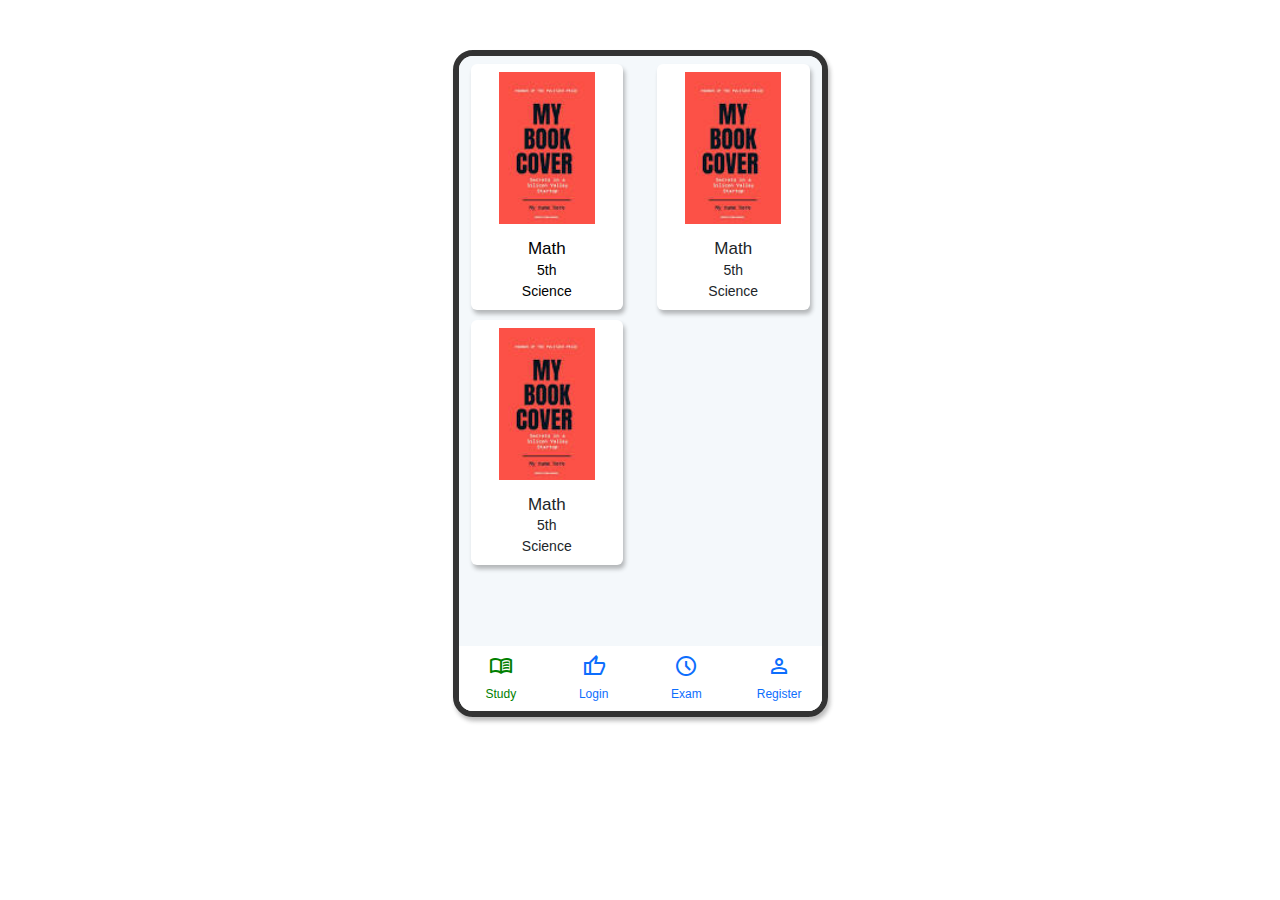
<file: index.html>
<!DOCTYPE html>
<html lang="en">
<head>
    <meta charset="UTF-8">
    <meta name="viewport" content="width=device-width, initial-scale=1.0">
    <title>Test paper</title>
    <link rel="stylesheet" href="https://fonts.googleapis.com/css2?family=Material+Symbols+Outlined:opsz,wght,FILL,GRAD@20..48,100..700,0..1,-50..200" />
    <link rel="stylesheet" href="https://fonts.googleapis.com/css2?family=Material+Symbols+Outlined:opsz,wght,FILL,GRAD@48,400,0,0" />
    <link rel="stylesheet" href="https://cdn.jsdelivr.net/npm/bootstrap@5.0.2/dist/css/bootstrap.min.css">
    <link rel="stylesheet" href="./style.css">
</head>
<body>
    <div class="mobile-body no_scroll pt-2">
        <div class="container h-100">
            <div class="d-flex flex-wrap justify-content-between card-design-3">

                <a href="/chapter.html" class="card p-2 text-center book">
                    <img src="./images/1.jpg" alt="img">
                    <h5>Math</h5>
                    <p>5th</p>
                    <p>Science</p>
                </a>
    
                <div class="card p-2 text-center book">
                    <img src="./images/1.jpg" alt="img">
                    <h5>Math</h5>
                    <p>5th</p>
                    <p>Science</p>
                </div>
    
                <div class="card p-2 text-center book">
                    <img src="./images/1.jpg" alt="img">
                    <h5>Math</h5>
                    <p>5th</p>
                    <p>Science</p>
                </div>
    
            </div>
        </div>



        <footer class="p-2">
            <div class="row ">
                <a href="/index.html" class="col-3 text-center active">
                    <span class="material-symbols-outlined">
                        menu_book
                        </span>
                        <p>Study</p>
                </a>
                <a href="/login.html" class="col-3 text-center">
                    <span class="material-symbols-outlined">
                        thumb_up
                        </span>
                        <p>Login</p>
                </a>
                <a href="/exam.html" class="col-3 text-center">
                    <span class="material-symbols-outlined">
                        schedule
                        </span>
                        <p>Exam</p>
                </a>
                <a href="register.html" class="col-3 text-center">
                    <span class="material-symbols-outlined">
                        person
                        </span>
                        <p>Register</p>
                </a>
            </div>
        </footer>
    </div>
</body>
</html>
</file>
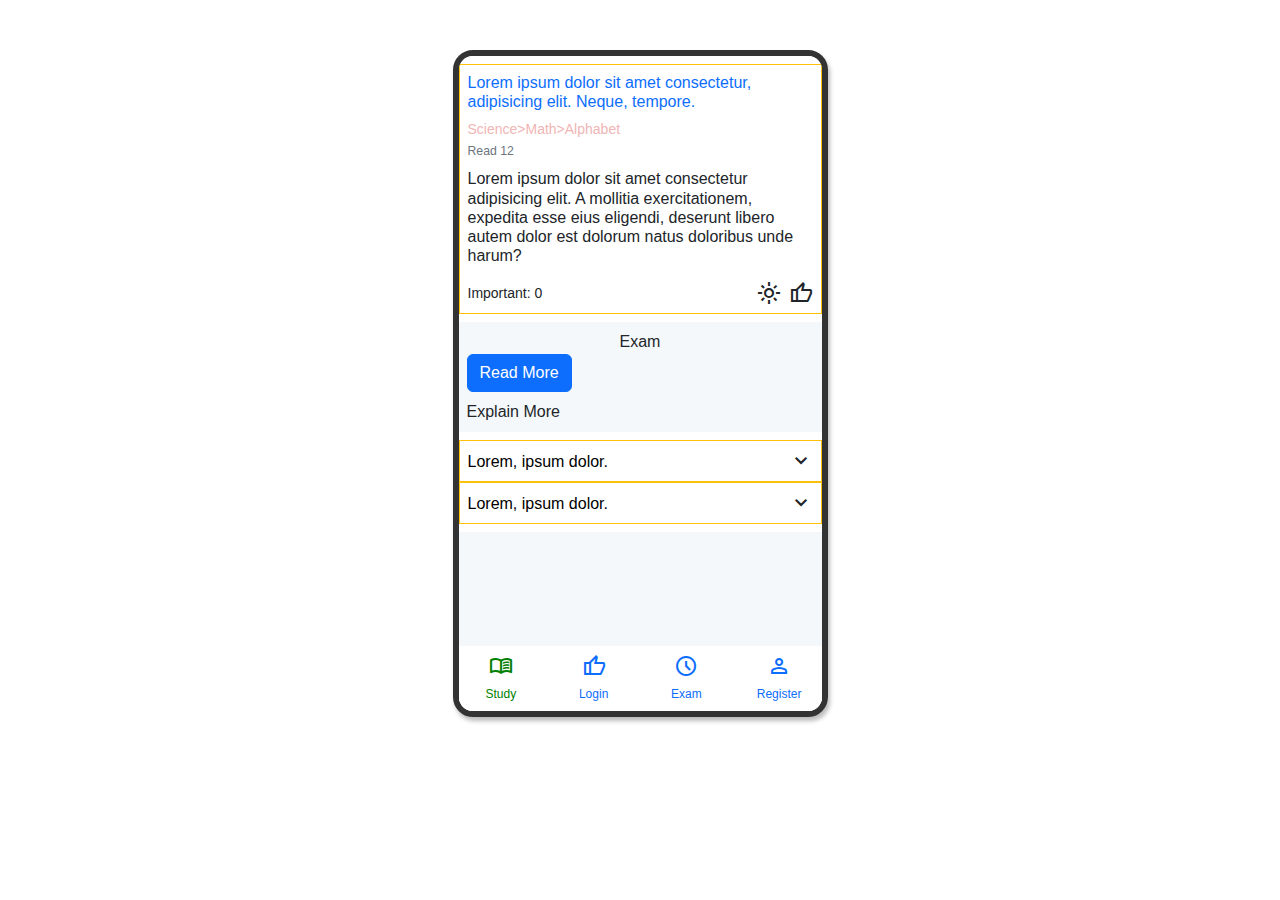
<file: ans.html>
<!DOCTYPE html>
<html lang="en">
  <head>
    <meta charset="UTF-8" />
    <meta name="viewport" content="width=device-width, initial-scale=1.0" />
    <title>Test paper</title>
    <link
      rel="stylesheet"
      href="https://fonts.googleapis.com/css2?family=Material+Symbols+Outlined:opsz,wght,FILL,GRAD@20..48,100..700,0..1,-50..200"
    />
    <link
      rel="stylesheet"
      href="https://fonts.googleapis.com/css2?family=Material+Symbols+Outlined:opsz,wght,FILL,GRAD@48,400,0,0"
    />
    <link
      rel="stylesheet"
      href="https://cdn.jsdelivr.net/npm/bootstrap@5.0.2/dist/css/bootstrap.min.css"
    />
    <link rel="stylesheet" href="./style.css" />
  </head>
  <body>
    <div class="mobile-body no_scroll">
      <div class="h-100">
        <div class=" bg-white py-2">

            <div class="faq p-2 text-active">
                <h4 class="mb-2">Lorem ipsum dolor sit amet consectetur, adipisicing elit. Neque, tempore.</h4>
                <p class="text-red-50">Science>Math>Alphabet</p>
                <p class="mb-2 text-secondary"><small>Read 12</small></p>

                <h4 class="text-dark mb-3">Lorem ipsum dolor sit amet consectetur adipisicing elit. A mollitia exercitationem, expedita esse eius eligendi, deserunt libero autem dolor est dolorum natus doloribus unde harum?</h4>

                <div class="d-flex align-items-center justify-content-between text-dark">
                  <p>Important: 0</p>
                  <div class="d-flex align-items-center justify-content-center gap-2">
                    <span class="material-symbols-outlined">
                      light_mode
                      </span>
                      <span class="material-symbols-outlined">
                        thumb_up
                        </span>  
                  </div>
                </div>
            </div>
          
        </div>
        <div class="p-2">
          <p class="text-center">Exam</p>
          <button class="btn btn-primary mb-2">Read More</button>
          <p>Explain More</p>
        </div>
        <div class="faq-list bg-white py-2">
          <div class="faq">
            <h4 class="d-flex align-items-center justify-content-between p-2">
              <a class="text-decoration-none" href="ans.html"
                >Lorem, ipsum dolor.</a
              >
              <span onclick="toggleFaq('content-1')" class="material-symbols-outlined pointer-event">
                expand_more
              </span>
            </h4>
            <p id="content-1" class="border-bottom p-2 content-p">
              Lorem ipsum dolor sit, amet consectetur adipisicing elit. Nihil
              sint minima fugiat perferendis deserunt consequuntur aspernatur ab
              impedit laborum error.
            </p>
          </div>
          <div class="faq">
            <h4 class="d-flex align-items-center justify-content-between p-2">
              <a class="text-decoration-none" href="ans.html"
                >Lorem, ipsum dolor.</a
              >
              <span onclick="toggleFaq('content-2')" class="material-symbols-outlined pointer-event">
                expand_more
              </span>
            </h4>
            <p  id="content-2" class="border-bottom p-2 content-p">
              Lorem ipsum dolor sit, amet consectetur adipisicing elit. Nihil
              sint minima fugiat perferendis deserunt consequuntur aspernatur ab
              impedit laborum error.
            </p>
          </div>
        </div>
      </div>

      <footer class="p-2">
        <div class="row">
          <a href="/index.html" class="col-3 text-center active">
            <span class="material-symbols-outlined"> menu_book </span>
            <p>Study</p>
          </a>
          <a href="/login.html" class="col-3 text-center">
            <span class="material-symbols-outlined"> thumb_up </span>
            <p>Login</p>
          </a>
          <a href="/exam.html" class="col-3 text-center">
            <span class="material-symbols-outlined"> schedule </span>
            <p>Exam</p>
          </a>
          <a href="register.html" class="col-3 text-center">
            <span class="material-symbols-outlined"> person </span>
            <p>Register</p>
          </a>
        </div>
      </footer>
    </div>
    <script src="https://code.jquery.com/jquery-3.7.0.min.js"></script>
    <script src="app.js"></script>
  </body>
</html>
</file>
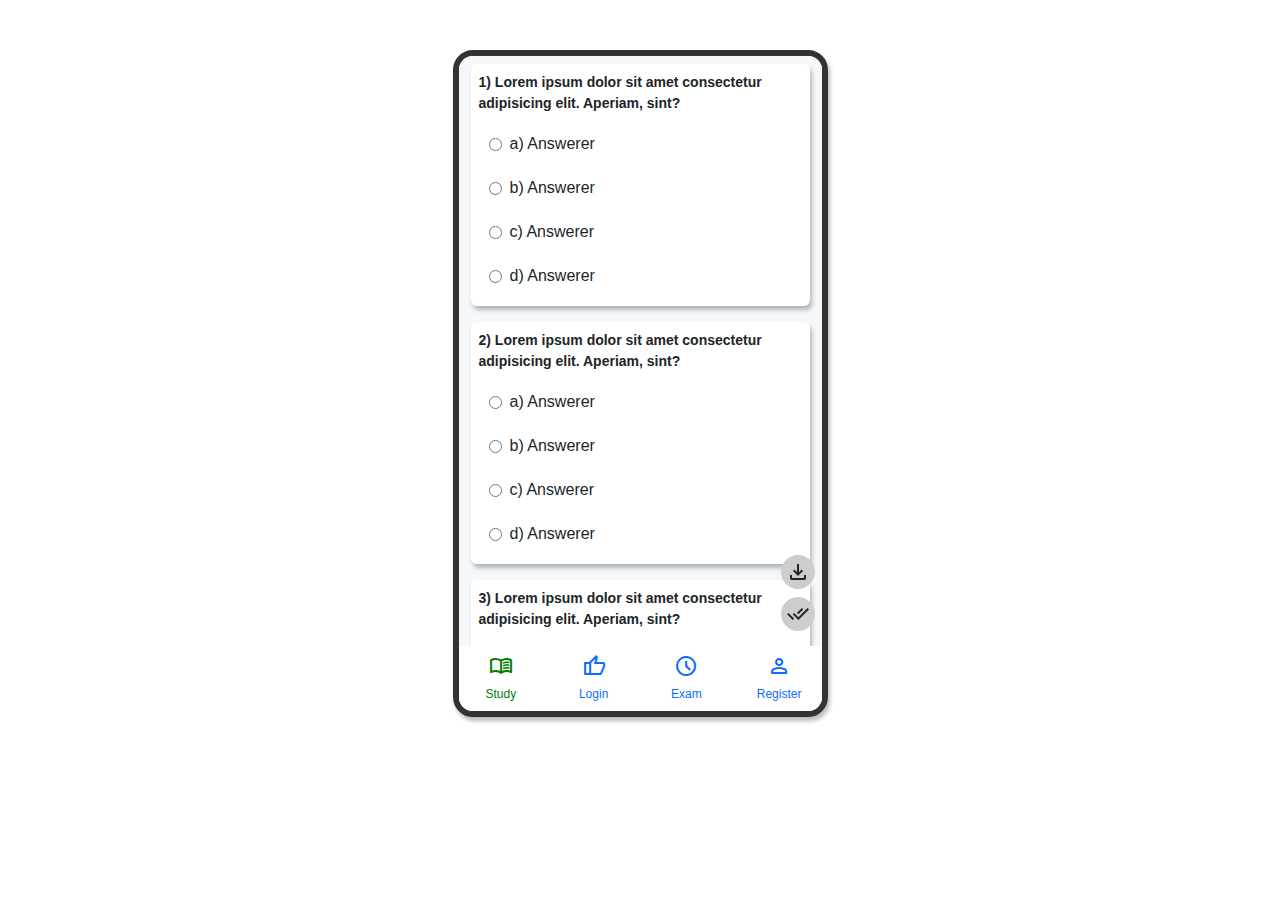
<file: card-1.html>
<!DOCTYPE html>
<html lang="en">
<head>
    <meta charset="UTF-8">
    <meta name="viewport" content="width=device-width, initial-scale=1.0">
    <title>Test paper</title>
    <link rel="stylesheet" href="https://fonts.googleapis.com/css2?family=Material+Symbols+Outlined:opsz,wght,FILL,GRAD@20..48,100..700,0..1,-50..200" />
    <link rel="stylesheet" href="https://fonts.googleapis.com/css2?family=Material+Symbols+Outlined:opsz,wght,FILL,GRAD@48,400,0,0" />
    <link rel="stylesheet" href="https://cdn.jsdelivr.net/npm/bootstrap@5.0.2/dist/css/bootstrap.min.css">
    <link rel="stylesheet" href="./style.css">
</head>
<body>
    <div class="mobile-body no_scroll pt-2">
        <div class="container h-100">

                <div class="card p-2 mb-3 book">
                   <p class="mb-2"><strong> 1) Lorem ipsum dolor sit amet consectetur adipisicing elit. Aperiam, sint?</strong></p>
                   <div class="options">
                    <div class="d-flex align-items-center gap-2"><input type="radio" name="option" id="option1"> <label for="option1">a) Answerer</label></div>
                    <div class="d-flex align-items-center gap-2"><input type="radio" name="option" id="option2"> <label for="option2">b) Answerer</label></div>
                    <div class="d-flex align-items-center gap-2"><input type="radio" name="option" id="option3"> <label for="option3">c) Answerer</label></div>
                    <div class="d-flex align-items-center gap-2"><input type="radio" name="option" id="option4"> <label for="option4">d) Answerer</label></div>
                   </div>
                </div>
                <div class="card p-2 mb-3 book">
                   <p class="mb-2"><strong> 2) Lorem ipsum dolor sit amet consectetur adipisicing elit. Aperiam, sint?</strong></p>
                   <div class="options">
                    <div class="d-flex align-items-center gap-2"><input type="radio" name="option" id="option43"> <label for="option43">a) Answerer</label></div>
                    <div class="d-flex align-items-center gap-2"><input type="radio" name="option" id="option5"> <label for="option5">b) Answerer</label></div>
                    <div class="d-flex align-items-center gap-2"><input type="radio" name="option" id="option6"> <label for="option6">c) Answerer</label></div>
                    <div class="d-flex align-items-center gap-2"><input type="radio" name="option" id="option7"> <label for="option7">d) Answerer</label></div>
                   </div>
                </div>
                
                <div class="card p-2 mb-3 book">
                   <p class="mb-2"><strong> 3) Lorem ipsum dolor sit amet consectetur adipisicing elit. Aperiam, sint?</strong></p>
                   <div class="options">
                    <div class="d-flex align-items-center gap-2"><input type="radio" name="option" id="option8"> <label for="option8">a) Answerer</label></div>
                    <div class="d-flex align-items-center gap-2"><input type="radio" name="option" id="option9"> <label for="option9">b) Answerer</label></div>
                    <div class="d-flex align-items-center gap-2"><input type="radio" name="option" id="option10"> <label for="option10">c) Answerer</label></div>
                    <div class="d-flex align-items-center gap-2"><input type="radio" name="option" id="option11"> <label for="option11">d) Answerer</label></div>
                   </div>
                </div>
    
        </div>


<div class="action d-flex flex-column gap-2">
    <span class="material-symbols-outlined">
        download
        </span>
        <span class="material-symbols-outlined">
            done_all
            </span>
</div>
        <footer class="p-2">

            <div class="row ">
                <a href="/index.html" class="col-3 text-center active">
                    <span class="material-symbols-outlined">
                        menu_book
                        </span>
                        <p>Study</p>
                </a>
                <a href="/login.html" class="col-3 text-center">
                    <span class="material-symbols-outlined">
                        thumb_up
                        </span>
                        <p>Login</p>
                </a>
                <a href="/exam.html" class="col-3 text-center">
                    <span class="material-symbols-outlined">
                        schedule
                        </span>
                        <p>Exam</p>
                </a>
                <a href="register.html" class="col-3 text-center">
                    <span class="material-symbols-outlined">
                        person
                        </span>
                        <p>Register</p>
                </a>
            </div>
        </footer>
    </div>
</body>
</html>
</file>
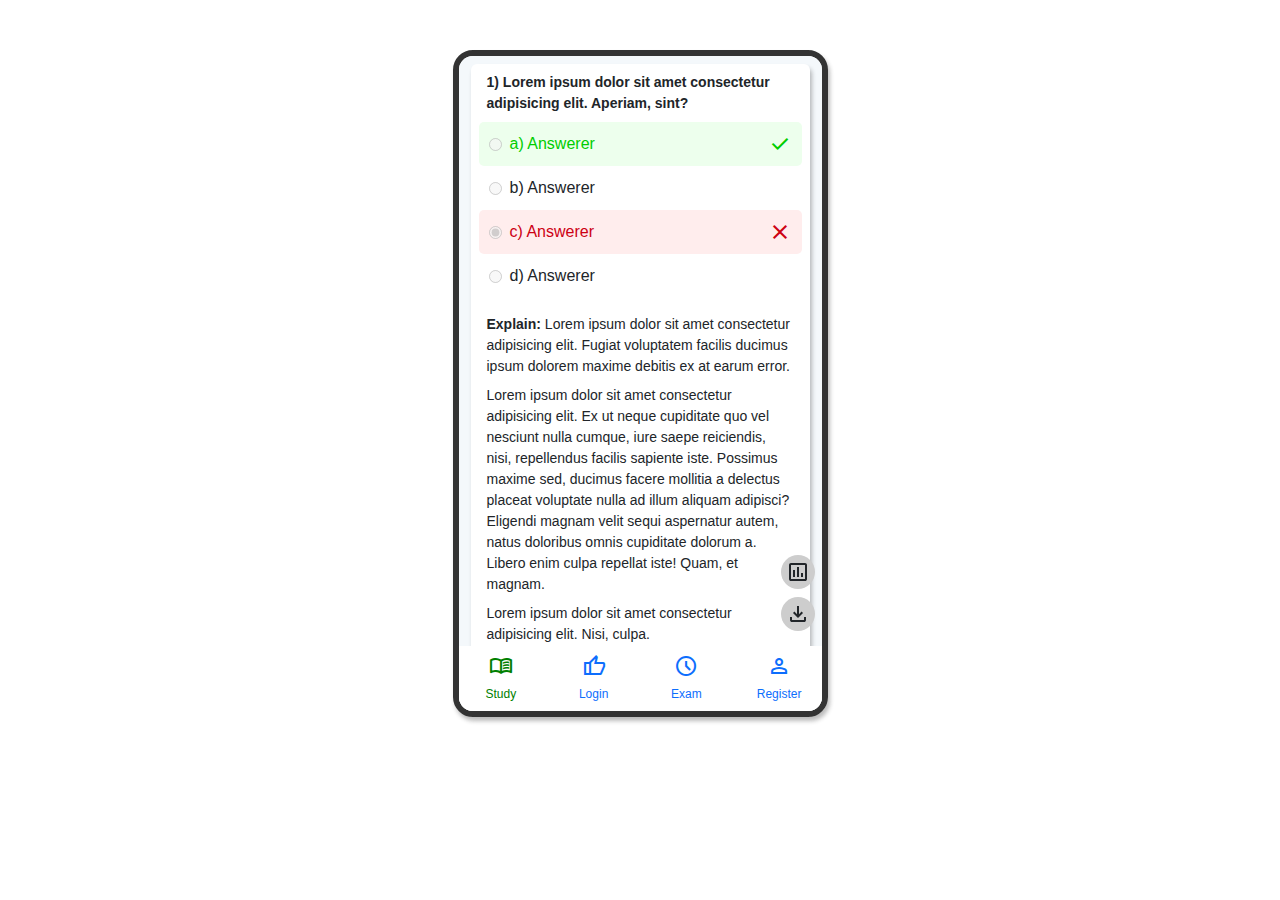
<file: card-2.html>
<!DOCTYPE html>
<html lang="en">
<head>
    <meta charset="UTF-8">
    <meta name="viewport" content="width=device-width, initial-scale=1.0">
    <title>Test paper</title>
    <link rel="stylesheet" href="https://fonts.googleapis.com/css2?family=Material+Symbols+Outlined:opsz,wght,FILL,GRAD@20..48,100..700,0..1,-50..200" />
    <link rel="stylesheet" href="https://fonts.googleapis.com/css2?family=Material+Symbols+Outlined:opsz,wght,FILL,GRAD@48,400,0,0" />
    <link rel="stylesheet" href="https://cdn.jsdelivr.net/npm/bootstrap@5.0.2/dist/css/bootstrap.min.css">
    <link rel="stylesheet" href="./style.css">
</head>
<body>
    <div class="mobile-body no_scroll pt-2">
        <div class="container h-100">

                <div class="card p-2 mb-3 book">
                   <p class="mb-2 px-2"><strong> 1) Lorem ipsum dolor sit amet consectetur adipisicing elit. Aperiam, sint?</strong></p>
                   <div class="options mb-3">
                    <div class="d-flex align-items-center gap-2 justify-content-between correct-ans"><div class="d-flex align-items-center gap-2"><input disabled type="radio" name="option" id="option1"> <label for="option1">a) Answerer</label></div> <span class="material-symbols-outlined">
                        done
                        </span></div>
                    <div class="d-flex align-items-center gap-2"><input disabled type="radio" name="option" id="option2"> <label for="option2">b) Answerer</label></div>
                    <div class="d-flex align-items-center justify-content-between gap-2 wrong-ans"><div class="d-flex align-items-center gap-2"><input disabled checked type="radio" name="option" id="option3"> <label for="option3">c) Answerer</label></div><span class="material-symbols-outlined">
                        close
                        </span></div>
                    <div class="d-flex align-items-center gap-2"><input disabled type="radio" name="option" id="option4"> <label for="option4">d) Answerer</label> </div>
                   </div>


                   <div class="px-2">
                    <p class="mb-2 "><strong>Explain: </strong> Lorem ipsum dolor sit amet consectetur adipisicing elit. Fugiat voluptatem facilis ducimus ipsum dolorem maxime debitis ex at earum error.</p>
                   <p class="mb-2 ">Lorem ipsum dolor sit amet consectetur adipisicing elit. Ex ut neque cupiditate quo vel nesciunt nulla cumque, iure saepe reiciendis, nisi, repellendus facilis sapiente iste. Possimus maxime sed, ducimus facere mollitia a delectus placeat voluptate nulla ad illum aliquam adipisci? Eligendi magnam velit sequi aspernatur autem, natus doloribus omnis cupiditate dolorum a. Libero enim culpa repellat iste! Quam, et magnam.</p>
                   <p class="mb-2 ">Lorem ipsum dolor sit amet consectetur adipisicing elit. Nisi, culpa.</p>
                   </div>
                </div>
                
    
        </div>


<div class="action d-flex flex-column gap-2">
   
        <span class="material-symbols-outlined">
            insert_chart
            </span> 
            <span class="material-symbols-outlined">
        download
        </span>
</div>
        <footer class="p-2">

            <div class="row ">
                <a href="/index.html" class="col-3 text-center active">
                    <span class="material-symbols-outlined">
                        menu_book
                        </span>
                        <p>Study</p>
                </a>
                <a href="/login.html" class="col-3 text-center">
                    <span class="material-symbols-outlined">
                        thumb_up
                        </span>
                        <p>Login</p>
                </a>
                <a href="/exam.html" class="col-3 text-center">
                    <span class="material-symbols-outlined">
                        schedule
                        </span>
                        <p>Exam</p>
                </a>
                <a href="register.html" class="col-3 text-center">
                    <span class="material-symbols-outlined">
                        person
                        </span>
                        <p>Register</p>
                </a>
            </div>
        </footer>
    </div>
</body>
</html>
</file>
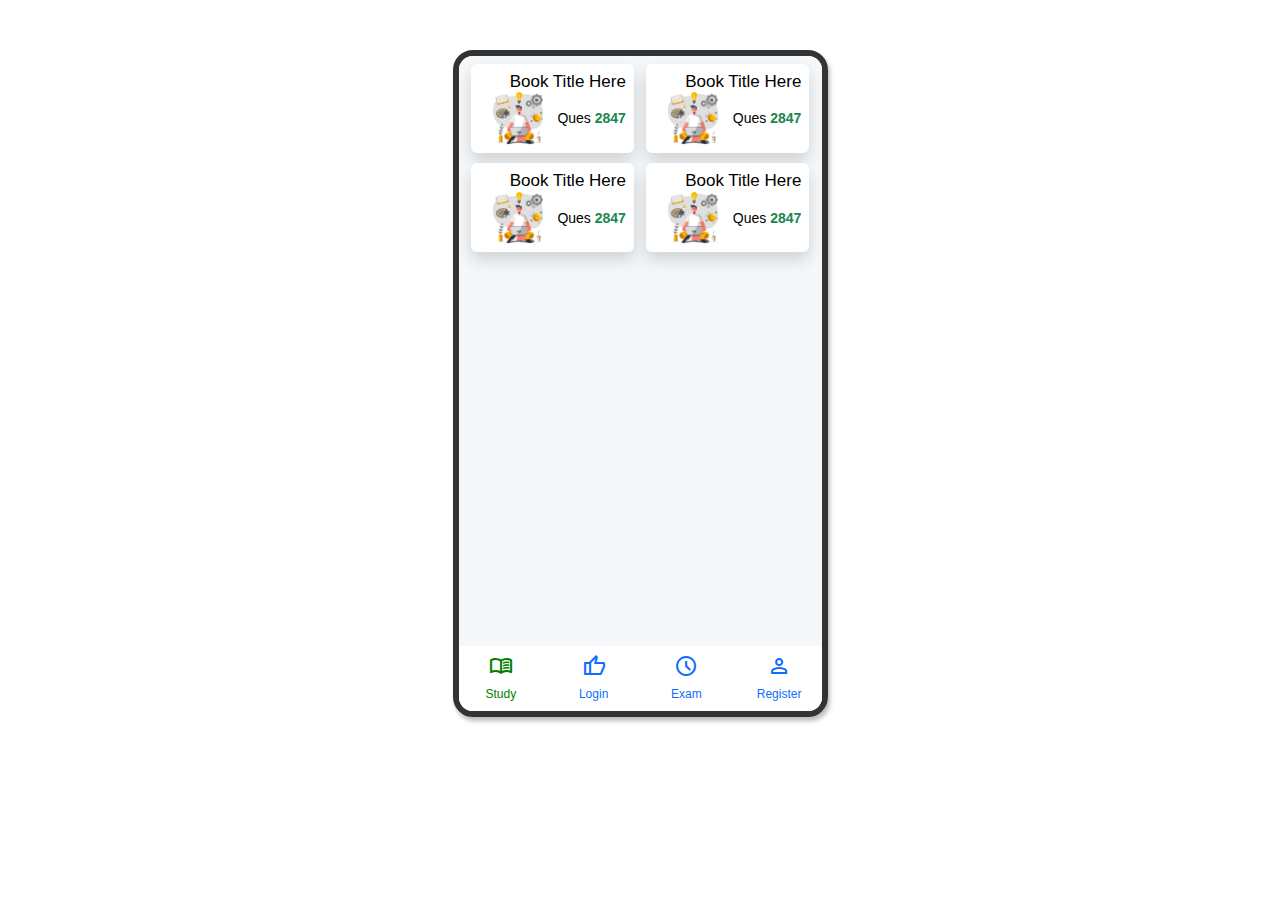
<file: card-3.html>
<!DOCTYPE html>
<html lang="en">
<head>
    <meta charset="UTF-8">
    <meta name="viewport" content="width=device-width, initial-scale=1.0">
    <title>Test paper</title>
    <link rel="stylesheet" href="https://fonts.googleapis.com/css2?family=Material+Symbols+Outlined:opsz,wght,FILL,GRAD@20..48,100..700,0..1,-50..200" />
    <link rel="stylesheet" href="https://fonts.googleapis.com/css2?family=Material+Symbols+Outlined:opsz,wght,FILL,GRAD@48,400,0,0" />
    <link rel="stylesheet" href="https://cdn.jsdelivr.net/npm/bootstrap@5.0.2/dist/css/bootstrap.min.css">
    <link rel="stylesheet" href="./style.css">
</head>
<body>
    <div class="mobile-body no_scroll pt-2">
        <div class="container h-100 px-0">
            <div class="d-flex flex-wrap justify-content-evenly card-design-3">

                <a href="/chapter.html" class="card p-2 text-end book-2 book shadow">
                    <h5 class="text-capitalize">book title here</h5>
                    <div class="d-flex align-items-center justify-content-between">
                        <img src="./images/ilus.jpg" alt="">
                        <p>Ques <strong class="text-success">2847</strong></p>
                    </div>
                </a>
                <a href="/chapter.html" class="card p-2 text-end book-2 book shadow">
                    <h5 class="text-capitalize">book title here</h5>
                    <div class="d-flex align-items-center justify-content-between">
                        <img src="./images/ilus.jpg" alt="">
                        <p>Ques <strong class="text-success">2847</strong></p>
                    </div>
                </a>
                <a href="/chapter.html" class="card p-2 text-end book-2 book shadow">
                    <h5 class="text-capitalize">book title here</h5>
                    <div class="d-flex align-items-center justify-content-between">
                        <img src="./images/ilus.jpg" alt="">
                        <p>Ques <strong class="text-success">2847</strong></p>
                    </div>
                </a>
                <a href="/chapter.html" class="card p-2 text-end book-2 book shadow">
                    <h5 class="text-capitalize">book title here</h5>
                    <div class="d-flex align-items-center justify-content-between">
                        <img src="./images/ilus.jpg" alt="">
                        <p>Ques <strong class="text-success">2847</strong></p>
                    </div>
                </a>
    
                
    
            </div>
        </div>



        <footer class="p-2">
            <div class="row ">
                <a href="/index.html" class="col-3 text-center active">
                    <span class="material-symbols-outlined">
                        menu_book
                        </span>
                        <p>Study</p>
                </a>
                <a href="/login.html" class="col-3 text-center">
                    
                    <span class="material-symbols-outlined">
                        thumb_up
                        </span>
                        <p>Login</p>
                </a>
                <a href="/exam.html" class="col-3 text-center">
                    <span class="material-symbols-outlined">
                        schedule
                        </span>
                        <p>Exam</p>
                </a>
                <a href="register.html" class="col-3 text-center">
                    <span class="material-symbols-outlined">
                        person
                        </span>
                        <p>Register</p>
                </a>
            </div>
        </footer>
    </div>
</body>
</html>
</file>
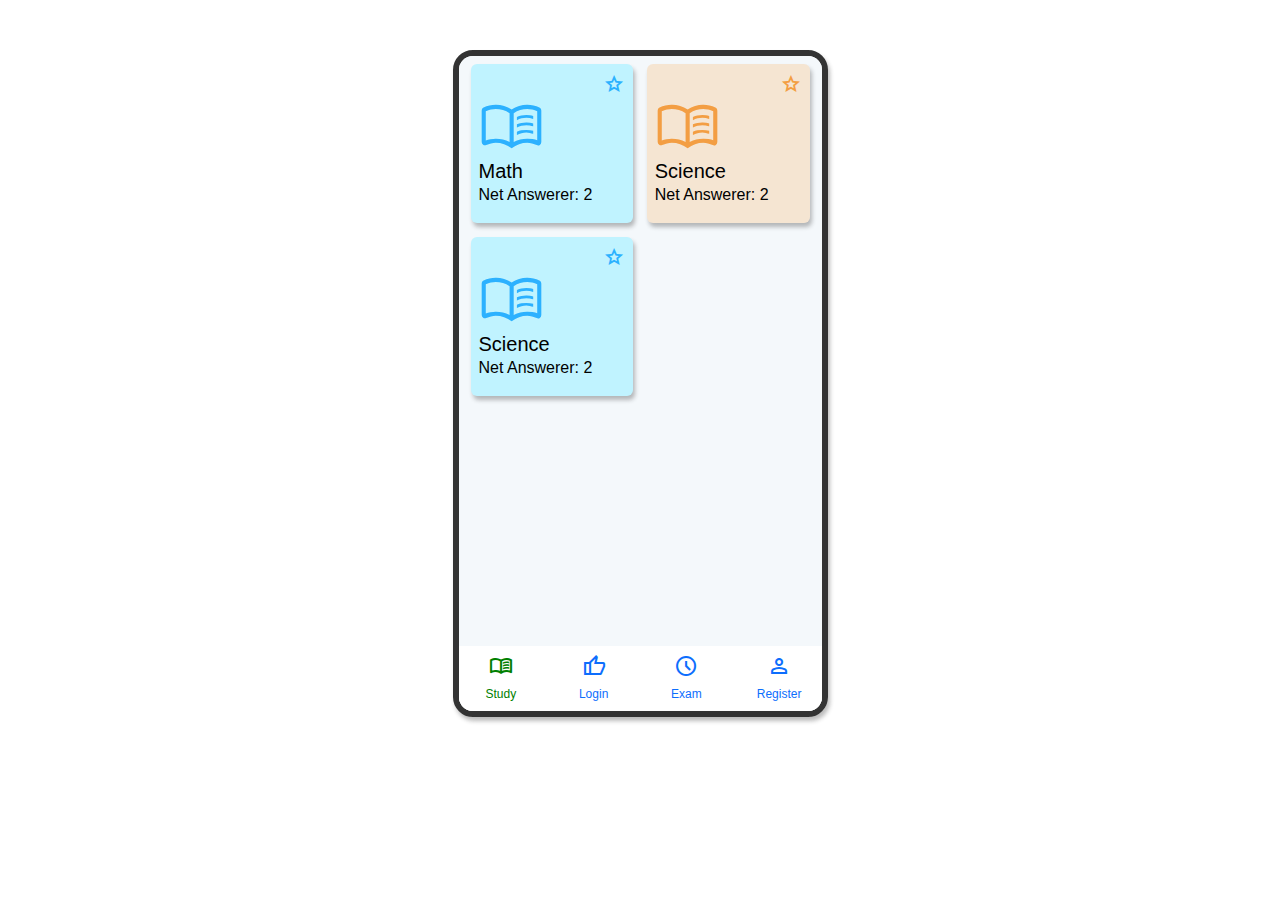
<file: chapter.html>
<!DOCTYPE html>
<html lang="en">
<head>
    <meta charset="UTF-8">
    <meta name="viewport" content="width=device-width, initial-scale=1.0">
    <title>Test paper</title>
    <link rel="stylesheet" href="https://fonts.googleapis.com/css2?family=Material+Symbols+Outlined:opsz,wght,FILL,GRAD@20..48,100..700,0..1,-50..200" />
    <link rel="stylesheet" href="https://fonts.googleapis.com/css2?family=Material+Symbols+Outlined:opsz,wght,FILL,GRAD@48,400,0,0" />
    <link rel="stylesheet" href="https://cdn.jsdelivr.net/npm/bootstrap@5.0.2/dist/css/bootstrap.min.css">
    <link rel="stylesheet" href="./style.css">
</head>
<body>
    <div class="mobile-body no_scroll pt-2">
        <div class="container h-100">
            <div class="d-flex flex-wrap justify-content-between gap-1 chapter-wrap">

                <a href="/faq.html" class="card p-2 pb-3 w-50  chapter">
                    <div class="d-flex justify-content-end">
                        <span class="material-symbols-outlined star">
                            star
                            </span>
                    </div>
                    <span class="material-symbols-outlined">
                        menu_book
                        </span>
                    <h5>Math</h5>
                    <p>Net Answerer: 2</p>
                </a>

                <a href="/faq.html" class="card pb-3 p-2 w-50  chapter">
                    <div class="d-flex justify-content-end">
                        <span class="material-symbols-outlined star">
                            star
                            </span>
                    </div>
                    <span class="material-symbols-outlined">
                        menu_book
                        </span>
                    <h5>Science</h5>
                    <p>Net Answerer: 2</p>
                </a>
                <a href="/faq.html" class="card pb-3 p-2 w-50  chapter">
                    <div class="d-flex justify-content-end">
                        <span class="material-symbols-outlined star">
                            star
                            </span>
                    </div>
                    <span class="material-symbols-outlined">
                        menu_book
                        </span>
                    <h5>Science</h5>
                    <p>Net Answerer: 2</p>
                </a>
    
    
            </div>
        </div>



        <footer class="p-2">
            <div class="row ">
                <a href="/index.html" class="col-3 text-center active">
                    <span class="material-symbols-outlined">
                        menu_book
                        </span>
                        <p>Study</p>
                </a>
                <a href="/login.html" class="col-3 text-center">
                    <span class="material-symbols-outlined">
                        thumb_up
                        </span>
                        <p>Login</p>
                </a>
                <a href="/exam.html" class="col-3 text-center">
                    <span class="material-symbols-outlined">
                        schedule
                        </span>
                        <p>Exam</p>
                </a>
                <a href="register.html" class="col-3 text-center">
                    <span class="material-symbols-outlined">
                        person
                        </span>
                        <p>Register</p>
                </a>
            </div>
        </footer>
    </div>
</body>
</html>
</file>
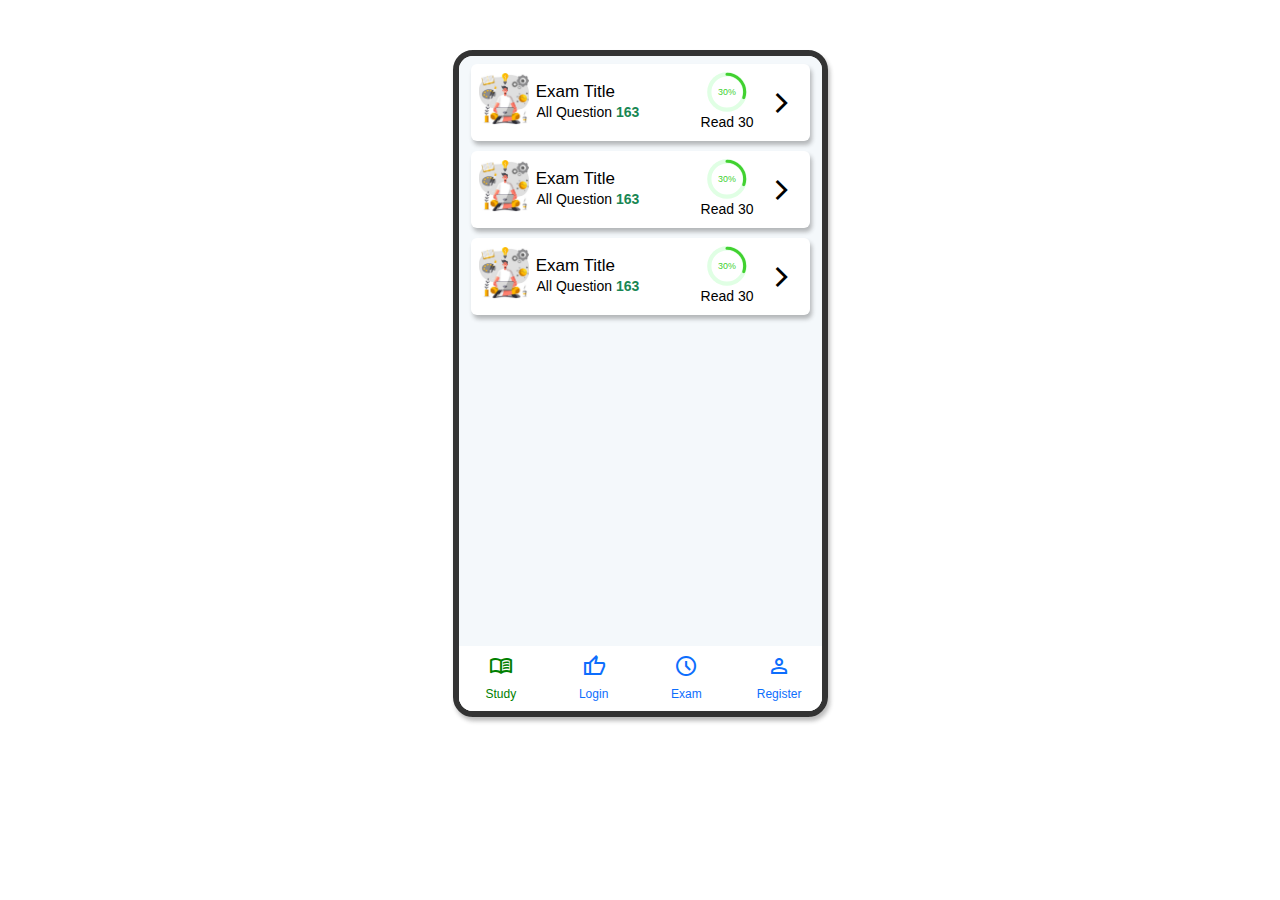
<file: exam.html>
<!DOCTYPE html>
<html lang="en">
<head>
    <meta charset="UTF-8">
    <meta name="viewport" content="width=device-width, initial-scale=1.0">
    <title>Test paper</title>
    <link rel="stylesheet" href="https://fonts.googleapis.com/css2?family=Material+Symbols+Outlined:opsz,wght,FILL,GRAD@20..48,100..700,0..1,-50..200" />
    <link rel="stylesheet" href="https://fonts.googleapis.com/css2?family=Material+Symbols+Outlined:opsz,wght,FILL,GRAD@48,400,0,0" />
    <link rel="stylesheet" href="https://cdn.jsdelivr.net/npm/bootstrap@5.0.2/dist/css/bootstrap.min.css">
    <link rel="stylesheet" href="./style.css">
</head>
<body>
    <div class="mobile-body no_scroll pt-2">
        <div class="container h-100">
            <div class="exam">

                <a href="/card-1.html" class="card p-2 text-center book">
                    <div class="d-flex align-items-center justify-content-between">
                        <div class="d-flex gap-2 align-items-center">
                            <img src="./images/ilus.jpg" alt="images">
                            <div>
                                <h5 style="margin-left: -25px;">Exam Title</h5>
                                <p>All Question <strong class="text-success">163</strong></p>
                            </div>
                        </div>
                        <div class="d-flex gap-2 align-items-center">
                            <div>
                                    <svg viewBox="0 0 36 36" class="circular-chart green">
                                      <path class="circle-bg"
                                        d="M18 2.0845
                                          a 15.9155 15.9155 0 0 1 0 31.831
                                          a 15.9155 15.9155 0 0 1 0 -31.831"
                                      />
                                      <path class="circle"
                                        stroke-dasharray="30, 100"
                                        d="M18 2.0845
                                          a 15.9155 15.9155 0 0 1 0 31.831
                                          a 15.9155 15.9155 0 0 1 0 -31.831"
                                      />
                                      <text x="18" y="20.35" class="percentage">30%</text>
                                    </svg>
                                  <p>Read 30</p>
                            </div>

                            <span class="material-symbols-outlined fon-40">
                                chevron_right
                                </span>

                        </div>
                    </div>
                </a>

                <a href="/card-1.html" class="card p-2 text-center book">
                    <div class="d-flex align-items-center justify-content-between">
                        <div class="d-flex gap-2 align-items-center">
                            <img src="./images/ilus.jpg" alt="images">
                            <div>
                                <h5 style="margin-left: -25px;">Exam Title</h5>
                                <p>All Question <strong class="text-success">163</strong></p>
                            </div>
                        </div>
                        <div class="d-flex gap-2 align-items-center">
                            <div>
                                    <svg viewBox="0 0 36 36" class="circular-chart green">
                                      <path class="circle-bg"
                                        d="M18 2.0845
                                          a 15.9155 15.9155 0 0 1 0 31.831
                                          a 15.9155 15.9155 0 0 1 0 -31.831"
                                      />
                                      <path class="circle"
                                        stroke-dasharray="30, 100"
                                        d="M18 2.0845
                                          a 15.9155 15.9155 0 0 1 0 31.831
                                          a 15.9155 15.9155 0 0 1 0 -31.831"
                                      />
                                      <text x="18" y="20.35" class="percentage">30%</text>
                                    </svg>
                                  <p>Read 30</p>
                            </div>

                            <span class="material-symbols-outlined fon-40">
                                chevron_right
                                </span>

                        </div>
                    </div>
                </a>

                <a href="/card-1.html" class="card p-2 text-center book">
                    <div class="d-flex align-items-center justify-content-between">
                        <div class="d-flex gap-2 align-items-center">
                            <img src="./images/ilus.jpg" alt="images">
                            <div>
                                <h5 style="margin-left: -25px;">Exam Title</h5>
                                <p>All Question <strong class="text-success">163</strong></p>
                            </div>
                        </div>
                        <div class="d-flex gap-2 align-items-center">
                            <div>
                                    <svg viewBox="0 0 36 36" class="circular-chart green">
                                      <path class="circle-bg"
                                        d="M18 2.0845
                                          a 15.9155 15.9155 0 0 1 0 31.831
                                          a 15.9155 15.9155 0 0 1 0 -31.831"
                                      />
                                      <path class="circle"
                                        stroke-dasharray="30, 100"
                                        d="M18 2.0845
                                          a 15.9155 15.9155 0 0 1 0 31.831
                                          a 15.9155 15.9155 0 0 1 0 -31.831"
                                      />
                                      <text x="18" y="20.35" class="percentage">30%</text>
                                    </svg>
                                  <p>Read 30</p>
                            </div>

                            <span class="material-symbols-outlined fon-40">
                                chevron_right
                                </span>

                        </div>
                    </div>
                </a>

                
    
                
    
            </div>
        </div>



        <footer class="p-2">
            <div class="row ">
                <a href="/index.html" class="col-3 text-center active">
                    <span class="material-symbols-outlined">
                        menu_book
                        </span>
                        <p>Study</p>
                </a>
                <a href="/login.html" class="col-3 text-center">
                    <span class="material-symbols-outlined">
                        thumb_up
                        </span>
                        <p>Login</p>
                </a>
                <a href="/exam.html" class="col-3 text-center">
                    <span class="material-symbols-outlined">
                        schedule
                        </span>
                        <p>Exam</p>
                </a>
                <a href="register.html" class="col-3 text-center">
                    <span class="material-symbols-outlined">
                        person
                        </span>
                        <p>Register</p>
                </a>
            </div>
        </footer>
    </div>
</body>
</html>
</file>
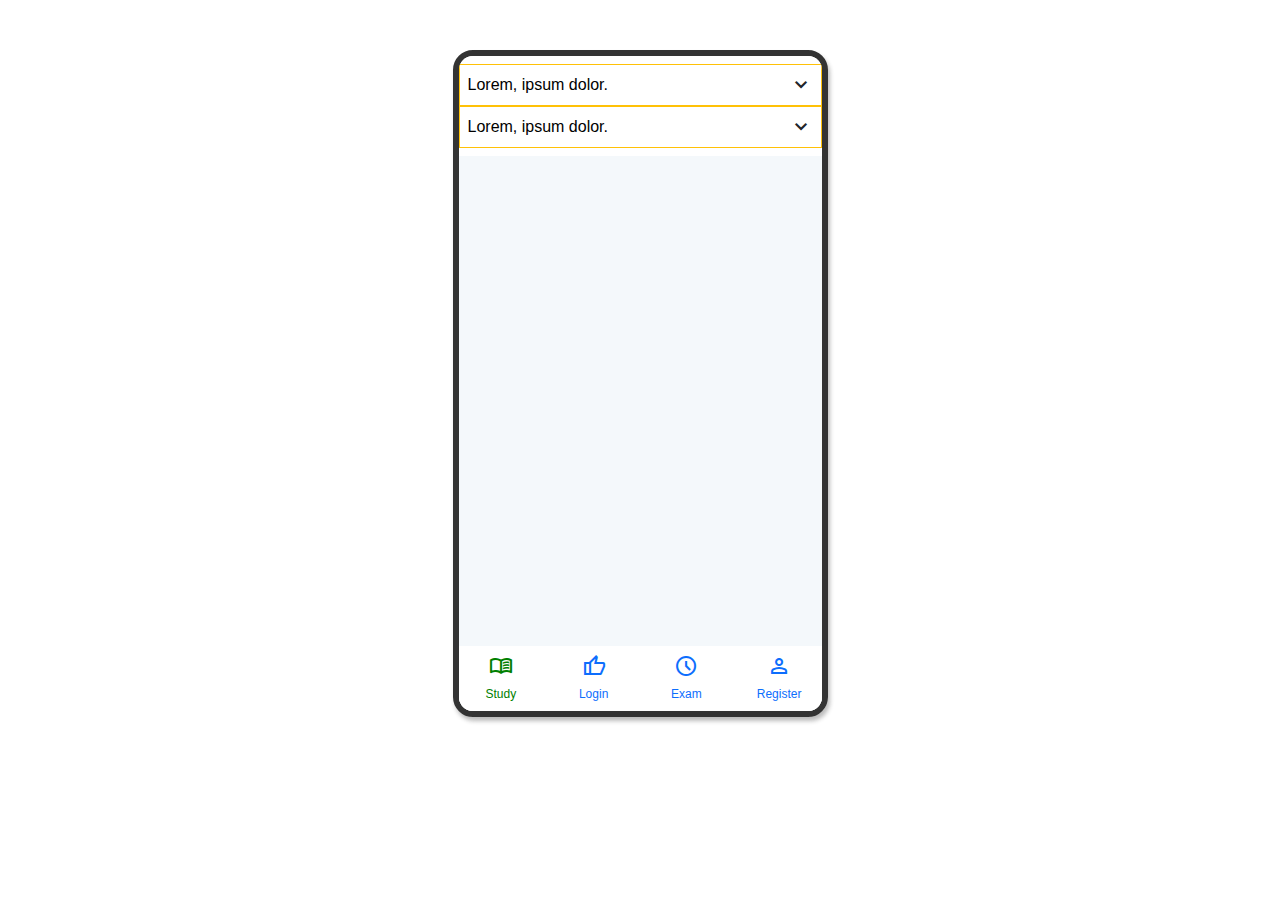
<file: faq-2.html>
<!DOCTYPE html>
<html lang="en">
  <head>
    <meta charset="UTF-8" />
    <meta name="viewport" content="width=device-width, initial-scale=1.0" />
    <title>Test paper</title>
    <link
      rel="stylesheet"
      href="https://fonts.googleapis.com/css2?family=Material+Symbols+Outlined:opsz,wght,FILL,GRAD@20..48,100..700,0..1,-50..200"
    />
    <link
      rel="stylesheet"
      href="https://fonts.googleapis.com/css2?family=Material+Symbols+Outlined:opsz,wght,FILL,GRAD@48,400,0,0"
    />
    <link
      rel="stylesheet"
      href="https://cdn.jsdelivr.net/npm/bootstrap@5.0.2/dist/css/bootstrap.min.css"
    />
    <link rel="stylesheet" href="./style.css" />
  </head>
  <body>
    <div class="mobile-body no_scroll">
      <div class="h-100">
        <div class=" bg-white py-2">
          <div class="faq">
            <h4 id="heading-1" class="d-flex align-items-center justify-content-between p-2 ">
              <a class="text-decoration-none" href="ans.html"
                >Lorem, ipsum dolor.</a
              >
              <span id="arrow-1" onclick="toggleFaq('content-1','arrow-1','heading-1')" class="material-symbols-outlined pointer-event">
                expand_more
              </span>
            </h4>
            <p id="content-1" class="border-bottom p-2 content-p">
              Lorem ipsum dolor sit, amet consectetur adipisicing elit. Nihil
              sint minima fugiat perferendis deserunt consequuntur aspernatur ab
              impedit laborum error.
            </p>
          </div>
          <div class="faq">
            <h4 id="heading-2" class="d-flex align-items-center justify-content-between p-2">
              <a class="text-decoration-none" href="ans.html"
                >Lorem, ipsum dolor.</a
              >
              <span id="arrow-2" onclick="toggleFaq('content-2','arrow-2','heading-2')" class="material-symbols-outlined pointer-event">
                expand_more
              </span>
            </h4>
            <p id="content-2" class="border-bottom p-2 content-p">
              Lorem ipsum dolor sit, amet consectetur adipisicing elit. Nihil
              sint minima fugiat perferendis deserunt consequuntur aspernatur ab
              impedit laborum error.
            </p>
          </div>
        </div>
      </div>

      <footer class="p-2">
        <div class="row">
          <a href="/index.html" class="col-3 text-center active">
            <span class="material-symbols-outlined"> menu_book </span>
            <p>Study</p>
          </a>
          <a href="/login.html" class="col-3 text-center">
            <span class="material-symbols-outlined"> thumb_up </span>
            <p>Login</p>
          </a>
          <a href="/exam.html" class="col-3 text-center">
            <span class="material-symbols-outlined"> schedule </span>
            <p>Exam</p>
          </a>
          <a href="register.html" class="col-3 text-center">
            <span class="material-symbols-outlined"> person </span>
            <p>Register</p>
          </a>
        </div>
      </footer>
    </div>
    <script src="https://code.jquery.com/jquery-3.7.0.min.js"></script>
    <script src="./app.js"></script>
  </body>
</html>
</file>
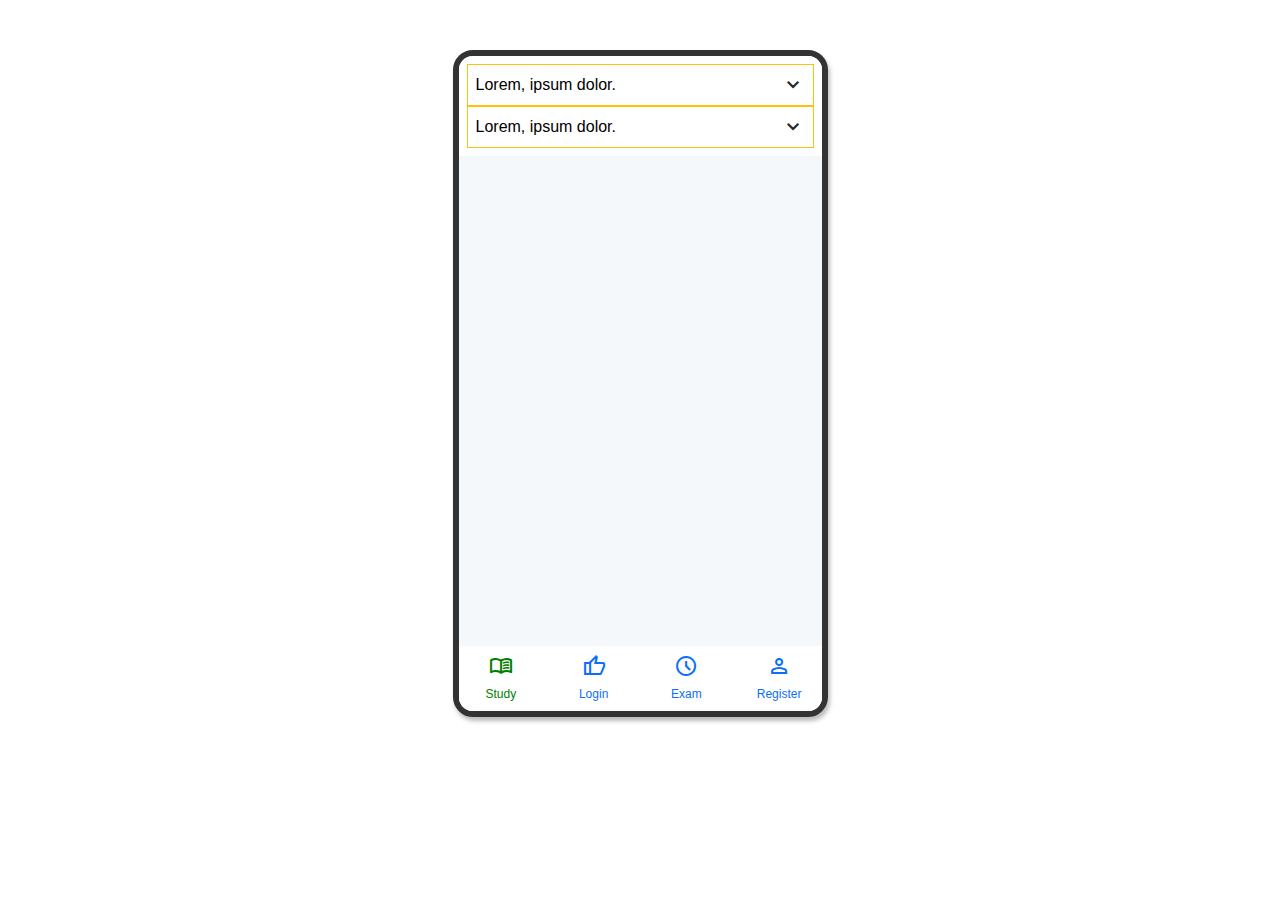
<file: faq.html>
<!DOCTYPE html>
<html lang="en">
  <head>
    <meta charset="UTF-8" />
    <meta name="viewport" content="width=device-width, initial-scale=1.0" />
    <title>Test paper</title>
    <link
      rel="stylesheet"
      href="https://fonts.googleapis.com/css2?family=Material+Symbols+Outlined:opsz,wght,FILL,GRAD@20..48,100..700,0..1,-50..200"
    />
    <link
      rel="stylesheet"
      href="https://fonts.googleapis.com/css2?family=Material+Symbols+Outlined:opsz,wght,FILL,GRAD@48,400,0,0"
    />
    <link
      rel="stylesheet"
      href="https://cdn.jsdelivr.net/npm/bootstrap@5.0.2/dist/css/bootstrap.min.css"
    />
    <link rel="stylesheet" href="./style.css" />
  </head>
  <body>
    <div class="mobile-body no_scroll">
      <div class="h-100">
        <div class=" bg-white p-2">
          <div class="faq border border-warning">
            <h4 id="heading-1" class="d-flex align-items-center justify-content-between p-2 ">
              <a class="text-decoration-none" href="ans.html"
                >Lorem, ipsum dolor.</a
              >
              <span id="arrow-1" onclick="toggleFaq('content-1','arrow-1','heading-1')" class="material-symbols-outlined pointer-event">
                expand_more
              </span>
            </h4>
            <p id="content-1" class="border-bottom p-2 content-p">
              Lorem ipsum dolor sit, amet consectetur adipisicing elit. Nihil
              sint minima fugiat perferendis deserunt consequuntur aspernatur ab
              impedit laborum error.
            </p>
          </div>
          <div class="faq">
            <h4 id="heading-2" class="d-flex align-items-center justify-content-between p-2">
              <a class="text-decoration-none" href="ans.html"
                >Lorem, ipsum dolor.</a
              >
              <span id="arrow-2" onclick="toggleFaq('content-2','arrow-2','heading-2')" class="material-symbols-outlined pointer-event">
                expand_more
              </span>
            </h4>
            <p id="content-2" class="border-bottom p-2 content-p">
              Lorem ipsum dolor sit, amet consectetur adipisicing elit. Nihil
              sint minima fugiat perferendis deserunt consequuntur aspernatur ab
              impedit laborum error.
            </p>
          </div>
        </div>
      </div>

      <footer class="p-2">
        <div class="row">
          <a href="/index.html" class="col-3 text-center active">
            <span class="material-symbols-outlined"> menu_book </span>
            <p>Study</p>
          </a>
          <a href="/login.html" class="col-3 text-center">
            <span class="material-symbols-outlined"> thumb_up </span>
            <p>Login</p>
          </a>
          <a href="/exam.html" class="col-3 text-center">
            <span class="material-symbols-outlined"> schedule </span>
            <p>Exam</p>
          </a>
          <a href="register.html" class="col-3 text-center">
            <span class="material-symbols-outlined"> person </span>
            <p>Register</p>
          </a>
        </div>
      </footer>
    </div>
    <script src="https://code.jquery.com/jquery-3.7.0.min.js"></script>
    <script src="./app.js"></script>
  </body>
</html>
</file>
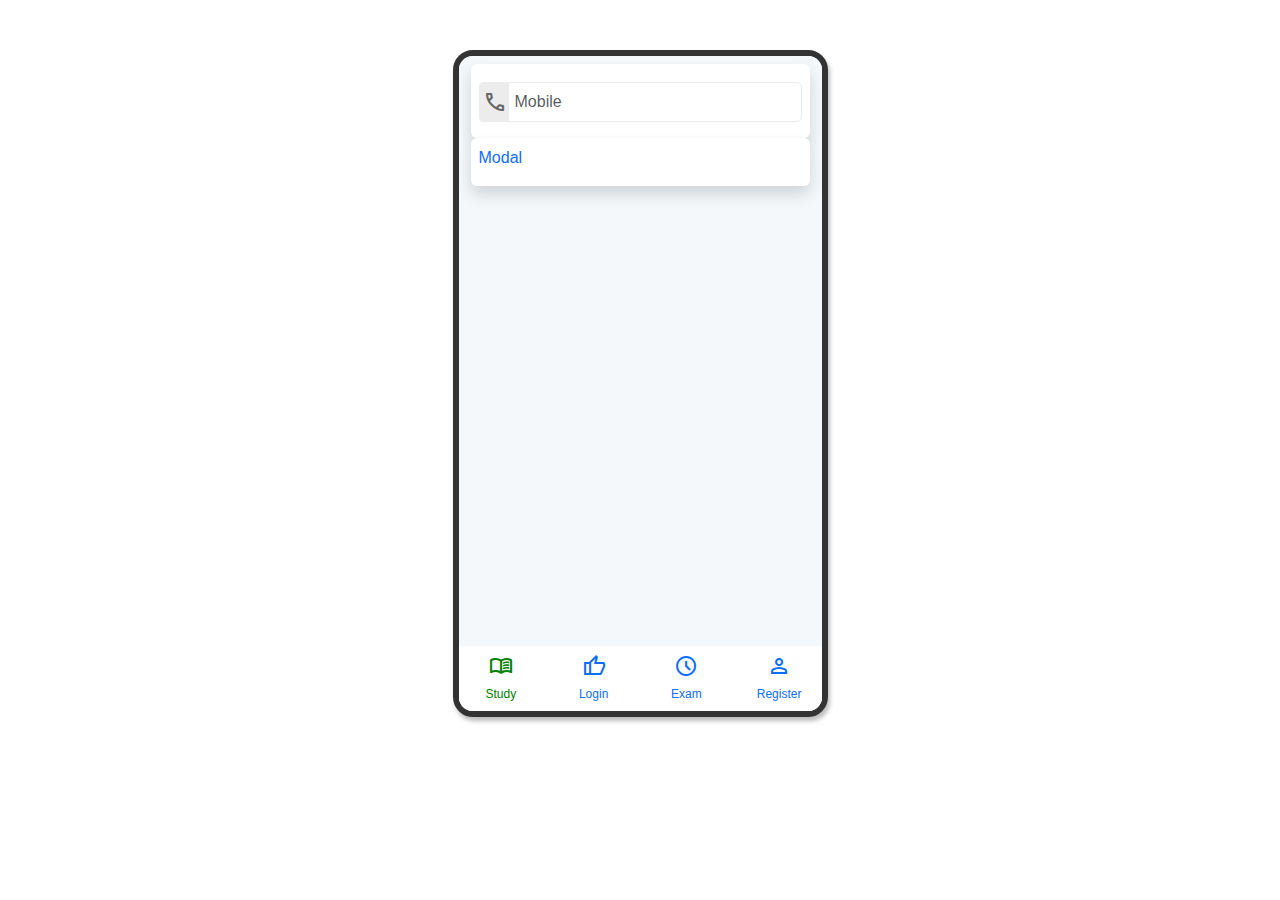
<file: form.html>
<!DOCTYPE html>
<html lang="en">
<head>
    <meta charset="UTF-8">
    <meta name="viewport" content="width=device-width, initial-scale=1.0">
    <title>Test paper</title>
    <link rel="stylesheet" href="https://fonts.googleapis.com/css2?family=Material+Symbols+Outlined:opsz,wght,FILL,GRAD@20..48,100..700,0..1,-50..200" />
    <link rel="stylesheet" href="https://fonts.googleapis.com/css2?family=Material+Symbols+Outlined:opsz,wght,FILL,GRAD@48,400,0,0" />
    <link rel="stylesheet" href="https://cdn.jsdelivr.net/npm/bootstrap@5.0.2/dist/css/bootstrap.min.css">
    <link rel="stylesheet" href="./style.css">
</head>
<body>
    <div class="mobile-body no_scroll pt-2">
        <div class="container h-100">
            
            <div class="card shadow p-2 pb-3">
                <div class="single_input mb-0">
                    <span class="material-symbols-outlined">
                        call
                        </span>
                    <input autocomplete="off" type="tel" placeholder="Mobile" required class="form-control">
                </div>
            </div>

            <div class="card shadow p-2 pb-3">
                <a href="#" data-bs-toggle="modal" data-bs-target="#modal">Modal</a>
            </div>




        </div>



        <footer class="p-2">
            <div class="row ">
                <a href="/index.html" class="col-3 text-center active">
                    <span class="material-symbols-outlined">
                        menu_book
                        </span>
                        <p>Study</p>
                </a>
                <a href="/login.html" class="col-3 text-center">
                    <span class="material-symbols-outlined">
                        thumb_up
                        </span>
                        <p>Login</p>
                </a>
                <a href="/exam.html" class="col-3 text-center">
                    <span class="material-symbols-outlined">
                        schedule
                        </span>
                        <p>Exam</p>
                </a>
                <a href="register.html" class="col-3 text-center">
                    <span class="material-symbols-outlined">
                        person
                        </span>
                        <p>Register</p>
                </a>
            </div>
        </footer>
    </div>
    <div class="modal fade" id="modal" tabindex="-1" style="display: none;" aria-hidden="true">
        <div class="modal-dialog modal-dialog-centered mw-850px alert-modal">
            <div class="modal-content rounded">
                
                <div class="modal-body scroll-y px-10 px-lg-15 pt-0 pb-15">
                    <div class="modal-header border-0 justify-content-end">
                        <!-- <h2 class="modal_head">Modal</h2> -->
                          <div class="btn btn-sm btn-icon btn-active-color-primary" data-bs-dismiss="modal">
                              <span class="svg-icon svg-icon-1">
                                  <svg width="24" height="24" viewBox="0 0 24 24" fill="none" xmlns="http://www.w3.org/2000/svg">
                                      <rect opacity="0.5" x="6" y="17.3137" width="16" height="2" rx="1" transform="rotate(-45 6 17.3137)" fill="currentColor"></rect>
                                      <rect x="7.41422" y="6" width="16" height="2" rx="1" transform="rotate(45 7.41422 6)" fill="currentColor"></rect>
                                  </svg>
                              </span>
                          </div>
                      </div>
                    <div class="text-center mb-5 pt-2">
                        <h2>Are you sure</h2>
                    </div>
                    <div class="text-center">
                        <button type="btn" id="kt_modal_new_target_cancel" data-bs-dismiss="modal" class="btn btn-danger me-3">Yes</button>
                    </div>
                </div>
            </div>
        </div>
    </div>

    <script src="https://cdn.jsdelivr.net/npm/bootstrap@5.0.2/dist/js/bootstrap.bundle.min.js"></script>
</body>
</html>
</file>
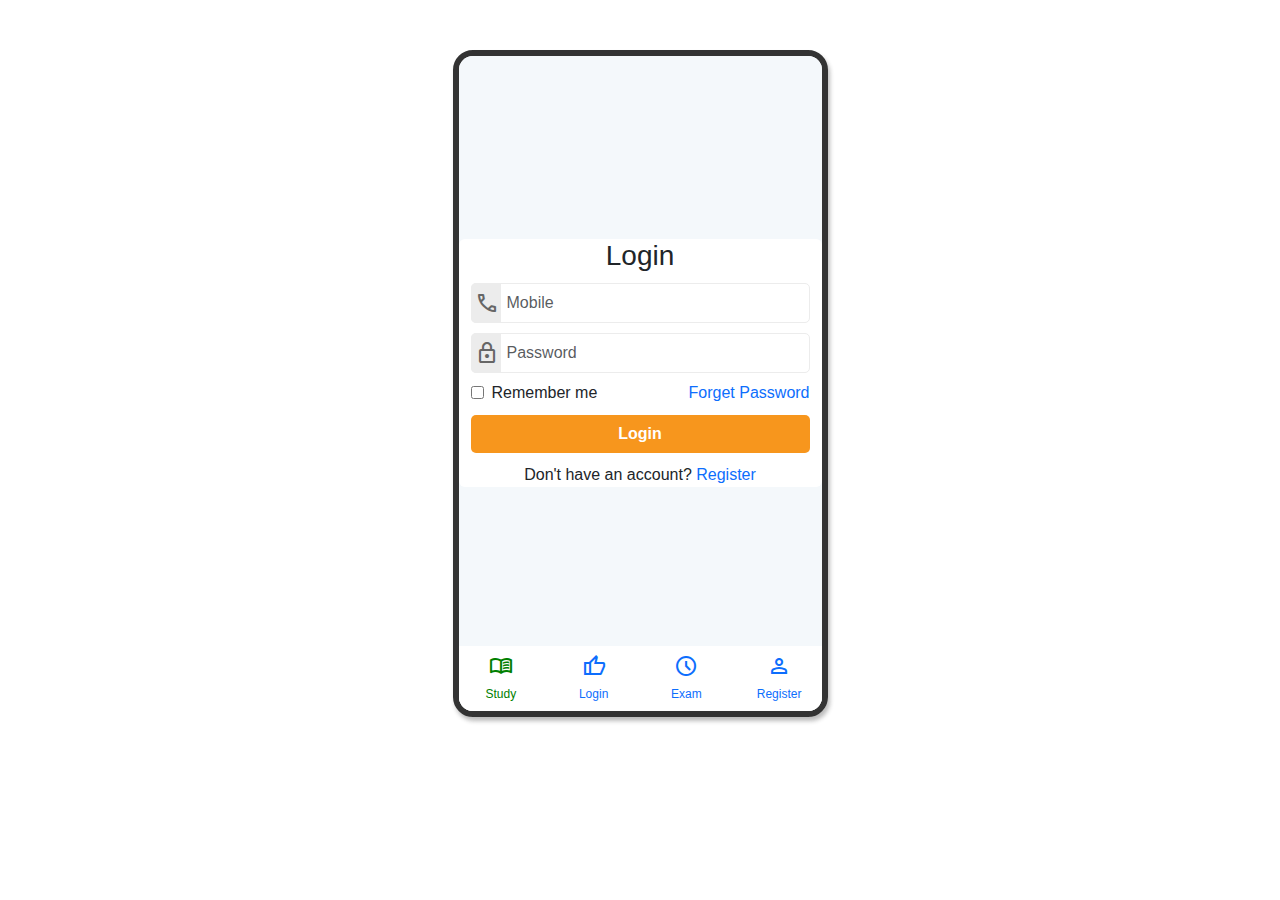
<file: login.html>
<!DOCTYPE html>
<html lang="en">
<head>
    <meta charset="UTF-8">
    <meta name="viewport" content="width=device-width, initial-scale=1.0">
    <title>Test paper</title>
    <link rel="stylesheet" href="https://fonts.googleapis.com/css2?family=Material+Symbols+Outlined:opsz,wght,FILL,GRAD@20..48,100..700,0..1,-50..200" />
    <link rel="stylesheet" href="https://fonts.googleapis.com/css2?family=Material+Symbols+Outlined:opsz,wght,FILL,GRAD@48,400,0,0" />
    <link rel="stylesheet" href="https://cdn.jsdelivr.net/npm/bootstrap@5.0.2/dist/css/bootstrap.min.css">
    <link rel="stylesheet" href="./style.css">
</head>
<body>
    <div class="mobile-body no_scroll pt-2">
        <div style="min-height: 90% !important;" class=" h-100 justify-content-center flex-column d-flex">
            <form autocomplete="off" class="needs-validation card mt-3 container" novalidate>
               
                <h3 class="text-center heading_text">Login</h3>
            
                <div class="single_input">
                    <span class="material-symbols-outlined">
                        call
                        </span>
                    <input autocomplete="off" type="tel" placeholder="Mobile" required class="form-control">
                </div>
            
            
                <div class="single_input">
                    <span class="material-symbols-outlined">
                        lock
                        </span>
                    <input autocomplete="off" type="password" placeholder="Password" required class="form-control">
                </div>
            
                <div class="condition pt-2">
                    <div class="d-sm-flex align-items-center justify-content-between">
                    <label class="d-flex align-items-sm-center gap-2" for="role"><input type="checkbox" name="role" id="role">Remember me</label>
                        <label class="mt-0" for="login"><a href="/">Forget Password</a></label>
                    </div>
                    <button type="submit" class="primary_btn">Login</button>
                    <label class="mt-2 text-center d-block" for="login">Don't have an account? <a href="./register.html">Register</a></label>
                </div>
            </form>
        </div>



        <footer class="p-2">
            <div class="row ">
                <a href="/index.html" class="col-3 text-center active">
                    <span class="material-symbols-outlined">
                        menu_book
                        </span>
                        <p>Study</p>
                </a>
                <a href="/login.html" class="col-3 text-center">
                    <span class="material-symbols-outlined">
                        thumb_up
                        </span>
                        <p>Login</p>
                </a>
                <a href="/exam.html" class="col-3 text-center">
                    <span class="material-symbols-outlined">
                        schedule
                        </span>
                        <p>Exam</p>
                </a>
                <a href="register.html" class="col-3 text-center">
                    <span class="material-symbols-outlined">
                        person
                        </span>
                        <p>Register</p>
                </a>
            </div>
        </footer>
    </div>
</body>
</html>
</file>
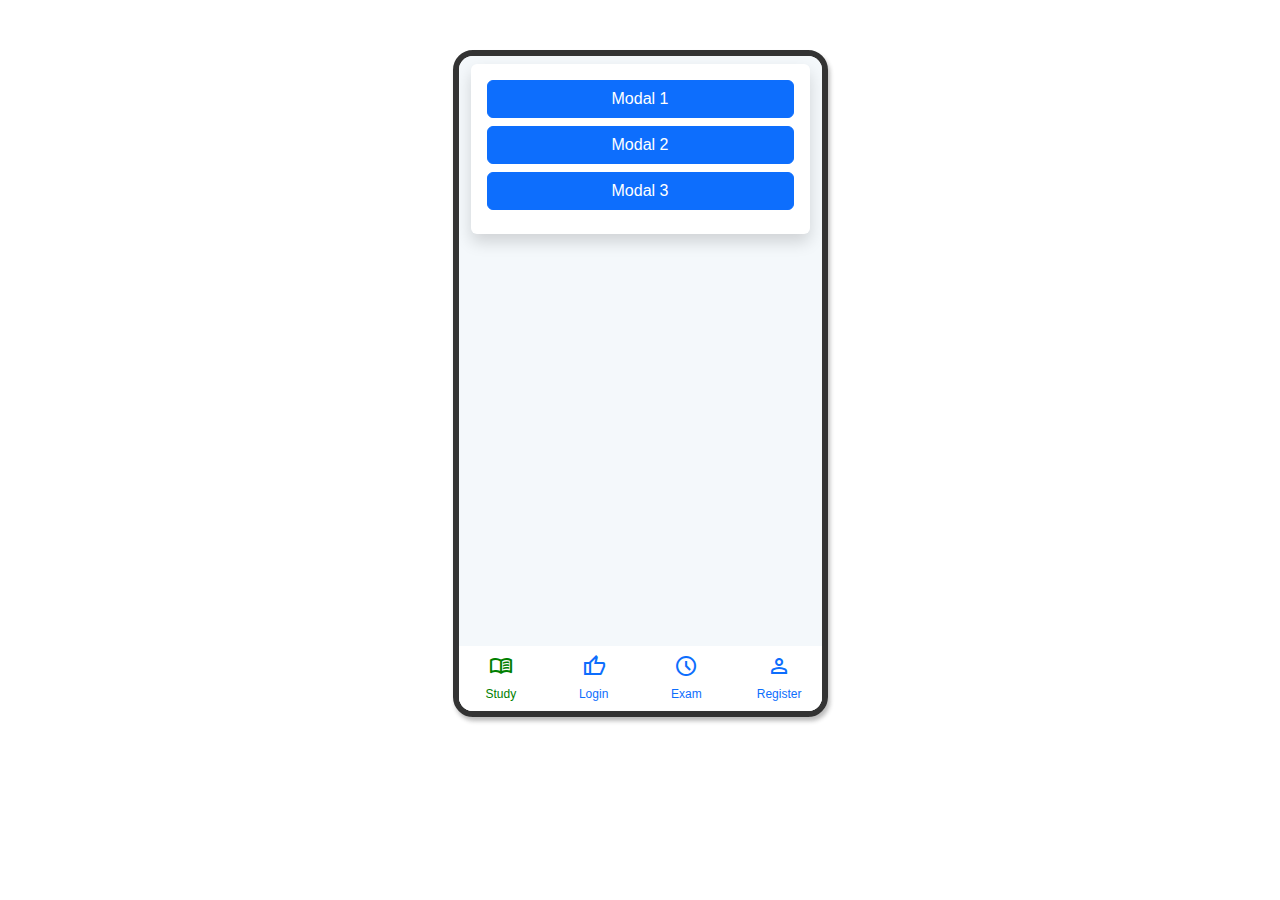
<file: modal.html>
<!DOCTYPE html>
<html lang="en">
<head>
    <meta charset="UTF-8">
    <meta name="viewport" content="width=device-width, initial-scale=1.0">
    <title>Test paper</title>
    <link rel="stylesheet" href="https://fonts.googleapis.com/css2?family=Material+Symbols+Outlined:opsz,wght,FILL,GRAD@20..48,100..700,0..1,-50..200" />
    <link rel="stylesheet" href="https://fonts.googleapis.com/css2?family=Material+Symbols+Outlined:opsz,wght,FILL,GRAD@48,400,0,0" />
    <link rel="stylesheet" href="https://cdn.jsdelivr.net/npm/bootstrap@5.0.2/dist/css/bootstrap.min.css">
    <link rel="stylesheet" href="./style.css">
</head>
<body>
    <div class="mobile-body no_scroll pt-2">
        <div class="container h-100">
            
            

            <div class="card shadow p-3">
                <a class="btn btn-primary mb-2" href="#" data-bs-toggle="modal" data-bs-target="#modal">Modal 1</a>
                <a class="btn btn-primary mb-2" href="#" data-bs-toggle="modal" data-bs-target="#modal_2">Modal 2</a>
                <a class="btn btn-primary mb-2" href="#" data-bs-toggle="modal" data-bs-target="#modal_3">Modal 3</a>
            </div>




        </div>



        <footer class="p-2">
            <div class="row ">
                <a href="/index.html" class="col-3 text-center active">
                    <span class="material-symbols-outlined">
                        menu_book
                        </span>
                        <p>Study</p>
                </a>
                <a href="/login.html" class="col-3 text-center">
                    <span class="material-symbols-outlined">
                        thumb_up
                        </span>
                        <p>Login</p>
                </a>
                <a href="/exam.html" class="col-3 text-center">
                    <span class="material-symbols-outlined">
                        schedule
                        </span>
                        <p>Exam</p>
                </a>
                <a href="register.html" class="col-3 text-center">
                    <span class="material-symbols-outlined">
                        person
                        </span>
                        <p>Register</p>
                </a>
            </div>
        </footer>
    </div>
    <div class="modal fade" id="modal" tabindex="-1" style="display: none;" aria-hidden="true">
        <div class="modal-dialog modal-dialog-centered mw-850px alert-modal">
            <div class="modal-content rounded">
                
                <div class="modal-body scroll-y px-10 px-lg-15 pt-0 pb-15">
                    <div class="modal-header border-0 justify-content-end">
                        <!-- <h2 class="modal_head">Modal</h2> -->
                          <div class="btn btn-sm btn-icon btn-active-color-primary" data-bs-dismiss="modal">
                              <span class="svg-icon svg-icon-1">
                                  <svg width="24" height="24" viewBox="0 0 24 24" fill="none" xmlns="http://www.w3.org/2000/svg">
                                      <rect opacity="0.5" x="6" y="17.3137" width="16" height="2" rx="1" transform="rotate(-45 6 17.3137)" fill="currentColor"></rect>
                                      <rect x="7.41422" y="6" width="16" height="2" rx="1" transform="rotate(45 7.41422 6)" fill="currentColor"></rect>
                                  </svg>
                              </span>
                          </div>
                      </div>
                    <div class="text-center mb-5 pt-2">
                        <h2>Are you sure</h2>
                    </div>
                    <div class="text-center">
                        <button type="btn" id="kt_modal_new_target_cancel" data-bs-dismiss="modal" class="btn btn-danger me-3">Yes</button>
                    </div>
                </div>
            </div>
        </div>
    </div>



    <div class="modal fade" id="modal_2" tabindex="-1" style="display: none;" aria-hidden="true">
        <div class="modal-dialog modal-dialog-centered mw-850px alert-modal">
            <div class="modal-content rounded">
                
                <div class="modal-body scroll-y px-10 px-lg-15 pt-0 pb-15">
                
                    <div class="text-center mb-4 pt-2">
                        <h4>Are you sure</h4>
                    </div>
                    <div class="text-center">
                        <button type="btn" id="kt_modal_new_target_cancel" data-bs-dismiss="modal" class="btn btn-danger me-3">Yes</button>
                    </div>
                </div>
            </div>
        </div>
    </div>
    <div class="modal fade" id="modal_3" tabindex="-1" style="display: none;" aria-hidden="true">
        <div class="modal-dialog modal-dialog-centered mw-850px alert-modal">
            <div class="modal-content rounded">
                
                <div class="modal-body scroll-y px-10 px-lg-15 pt-0 pb-15">
                
                    <div class="text-center mb-4 pt-2">
                        <h4>Are you sure</h4>
                    </div>
                    <div class="text-center d-flex gap-3 align-items-center justify-content-between">
                        <button type="btn" class="primary_btn me-3 w-100" data-bs-dismiss="modal">No</button>
                        <button type="btn" id="kt_modal_new_target_cancel" data-bs-dismiss="modal" class="btn btn-danger  w-100">Yes</button>
                    </div>
                </div>
            </div>
        </div>
    </div>

    <script src="https://cdn.jsdelivr.net/npm/bootstrap@5.0.2/dist/js/bootstrap.bundle.min.js"></script>
</body>
</html>
</file>
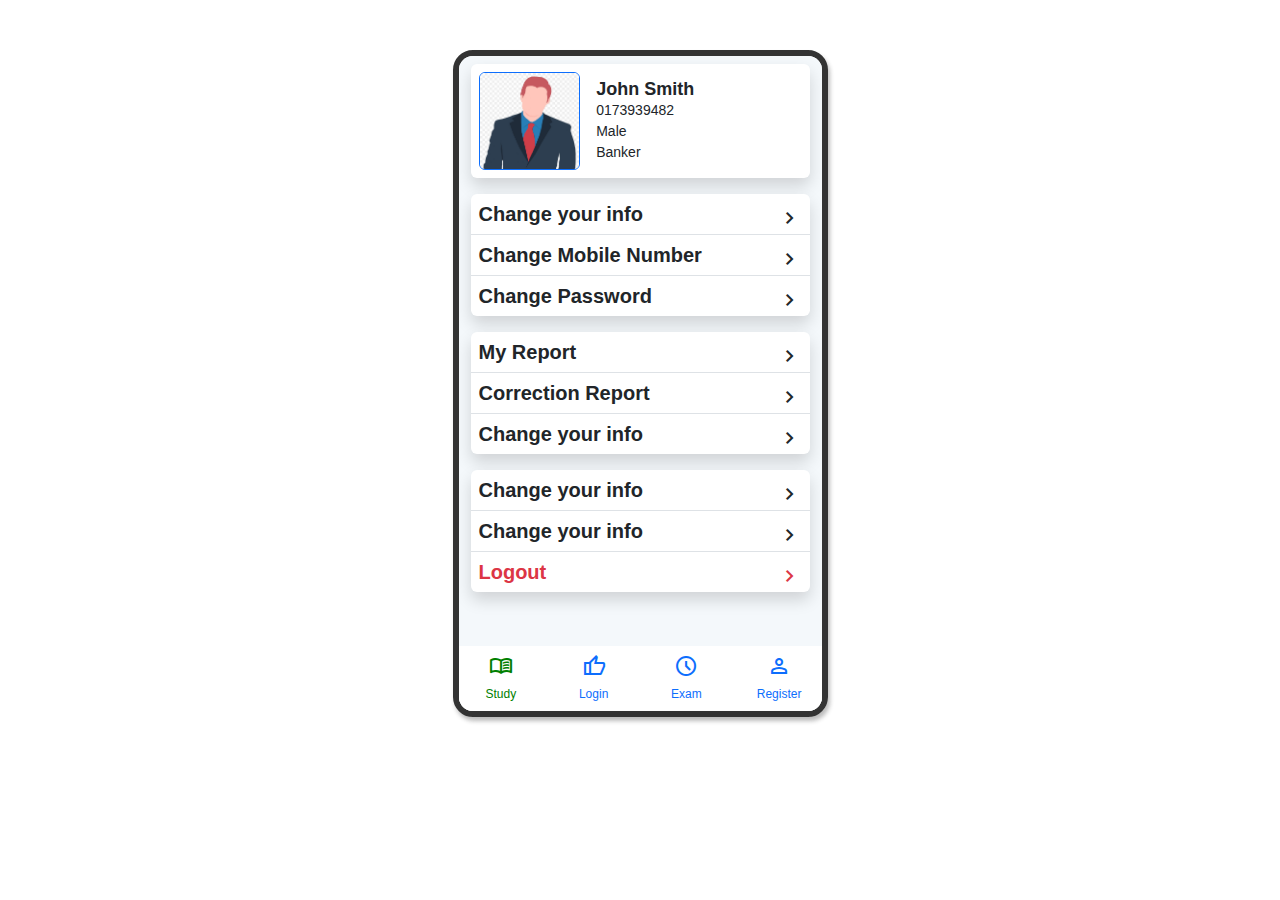
<file: profile.html>
<!DOCTYPE html>
<html lang="en">
<head>
    <meta charset="UTF-8">
    <meta name="viewport" content="width=device-width, initial-scale=1.0">
    <title>Test paper</title>
    <link rel="stylesheet" href="https://fonts.googleapis.com/css2?family=Material+Symbols+Outlined:opsz,wght,FILL,GRAD@20..48,100..700,0..1,-50..200" />
    <link rel="stylesheet" href="https://fonts.googleapis.com/css2?family=Material+Symbols+Outlined:opsz,wght,FILL,GRAD@48,400,0,0" />
    <link rel="stylesheet" href="https://cdn.jsdelivr.net/npm/bootstrap@5.0.2/dist/css/bootstrap.min.css">
    <link rel="stylesheet" href="./style.css">
</head>
<body>
    <div class="mobile-body no_scroll pt-2">
        <div class="container h-100">
            <div class="profile_details card mb-3 shadow">
                <div class="d-flex align-items-center gap-2 ">
                    <!-- <div class="p-2 w-50"> -->
                        <img class="w-30 m-2 border border-primary rounded " src="./images/user.jpg" alt="user">
                    <!-- </div> -->
                    <div>
                        <h4><strong>John Smith</strong></h4>
                        <p class="mb-0">0173939482</p>
                        <p class="mb-0">Male</p>
                        <p class="mb-0">Banker</p>
                    </div>
                </div>
            </div>

            <div class="card mb-3 shadow">

                <div class="toggler mb-2 border-bottom pt-2 px-2">
                    <a class="d-flex align-items-center justify-content-between pointer-event text-dark">
                        <h4 class="h5">Change your info</h4>
                        <span class="material-symbols-outlined">
                            chevron_right
                            </span>
                    </a>
                </div>
                <div class="toggler mb-2 border-bottom pt-0 px-2">
                    <a class="d-flex align-items-center justify-content-between pointer-event text-dark">
                        <h4 class="h5">Change Mobile Number</h4>
                        <span class="material-symbols-outlined">
                            chevron_right
                            </span>
                    </a>
                </div>

                <div class="toggler mb-0 border-bottom pt-0 px-2">
                    <a class="d-flex align-items-center justify-content-between pointer-event text-dark">
                        <h4 class="h5">Change Password</h4>
                        <span class="material-symbols-outlined">
                            chevron_right
                            </span>
                    </a>
                </div>

            </div>
            <div class="card mb-3 shadow">

                <div class="toggler mb-2 border-bottom pt-2 px-2">
                    <a class="d-flex align-items-center justify-content-between pointer-event text-dark">
                        <h4 class="h5">My Report</h4>
                        <span class="material-symbols-outlined">
                            chevron_right
                            </span>
                    </a>
                </div>
                <div class="toggler mb-2 border-bottom pt-0 px-2">
                    <a class="d-flex align-items-center justify-content-between pointer-event text-dark">
                        <h4 class="h5">Correction Report</h4>
                        <span class="material-symbols-outlined">
                            chevron_right
                            </span>
                    </a>
                </div>

                <div class="toggler mb-0 border-bottom pt-0 px-2">
                    <a class="d-flex align-items-center justify-content-between pointer-event text-dark">
                        <h4 class="h5">Change your info</h4>
                        <span class="material-symbols-outlined">
                            chevron_right
                            </span>
                    </a>
                </div>

            </div>

            <div class="card mb-3 shadow">

                <div class="toggler mb-2 border-bottom pt-2 px-2">
                    <a class="d-flex align-items-center justify-content-between pointer-event text-dark">
                        <h4 class="h5">Change your info</h4>
                        <span class="material-symbols-outlined">
                            chevron_right
                            </span>
                    </a>
                </div>
                <div class="toggler mb-2 border-bottom pt-0 px-2">
                    <a class="d-flex align-items-center justify-content-between pointer-event text-dark">
                        <h4 class="h5">Change your info</h4>
                        <span class="material-symbols-outlined">
                            chevron_right
                            </span>
                    </a>
                </div>

                <div class="toggler mb-0 border-bottom pt-0 px-2">
                    <a class="d-flex align-items-center justify-content-between pointer-event text-danger">
                        <h4 class="h5">Logout</h4>
                        <span class="material-symbols-outlined">
                            chevron_right
                            </span>
                    </a>
                </div>

            </div>

        </div>



        <footer class="p-2">
            <div class="row ">
                <a href="/index.html" class="col-3 text-center active">
                    <span class="material-symbols-outlined">
                        menu_book
                        </span>
                        <p>Study</p>
                </a>
                <a href="/login.html" class="col-3 text-center">
                    <span class="material-symbols-outlined">
                        thumb_up
                        </span>
                        <p>Login</p>
                </a>
                <a href="/exam.html" class="col-3 text-center">
                    <span class="material-symbols-outlined">
                        schedule
                        </span>
                        <p>Exam</p>
                </a>
                <a href="register.html" class="col-3 text-center">
                    <span class="material-symbols-outlined">
                        person
                        </span>
                        <p>Register</p>
                </a>
            </div>
        </footer>
    </div>
</body>
</html>
</file>
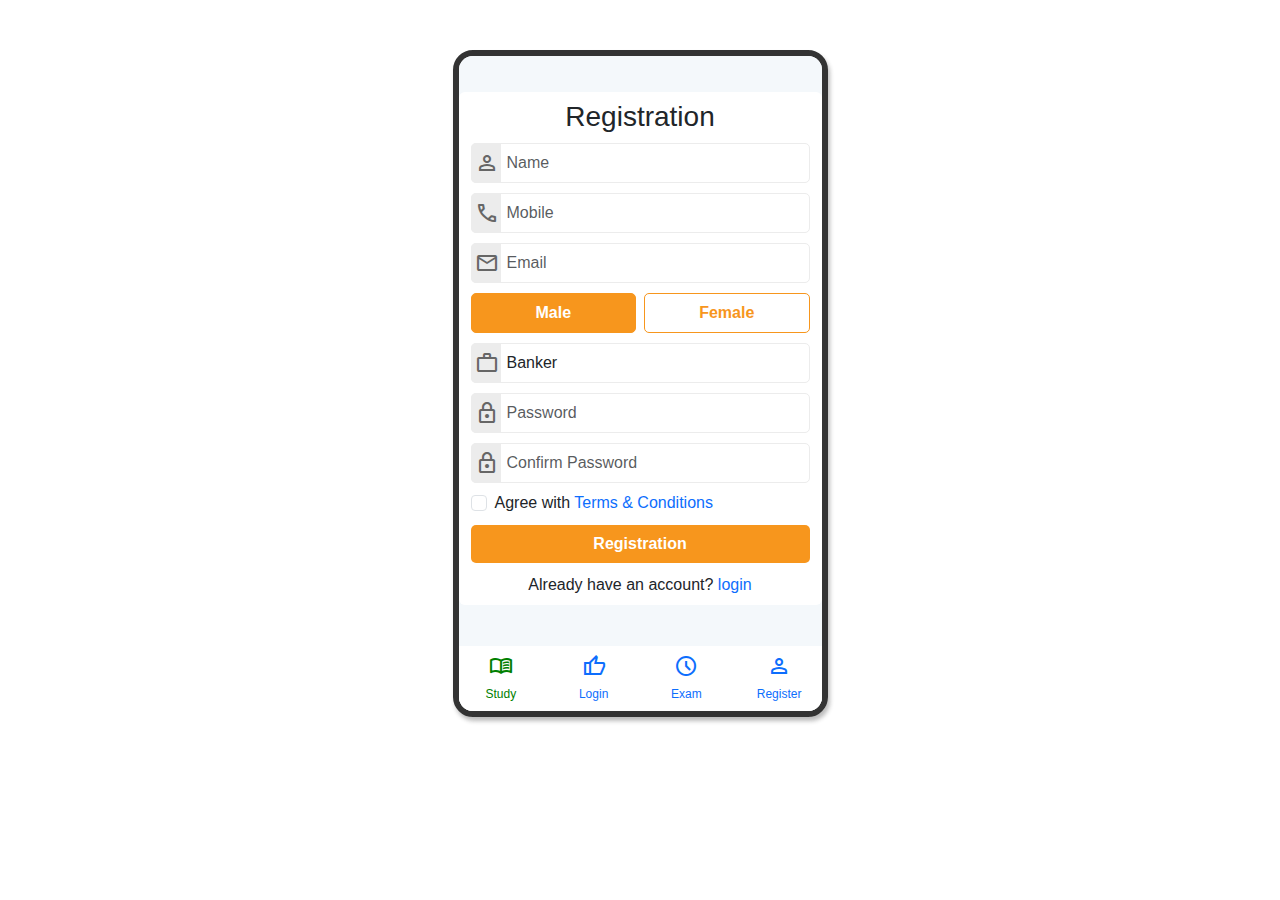
<file: register.html>
<!DOCTYPE html>
<html lang="en">
<head>
    <meta charset="UTF-8">
    <meta name="viewport" content="width=device-width, initial-scale=1.0">
    <title>Test paper</title>
    <link rel="stylesheet" href="https://fonts.googleapis.com/css2?family=Material+Symbols+Outlined:opsz,wght,FILL,GRAD@20..48,100..700,0..1,-50..200" />
    <link rel="stylesheet" href="https://fonts.googleapis.com/css2?family=Material+Symbols+Outlined:opsz,wght,FILL,GRAD@48,400,0,0" />
    <link rel="stylesheet" href="https://cdn.jsdelivr.net/npm/bootstrap@5.0.2/dist/css/bootstrap.min.css">
    <!-- <script src="./js/fontawesome.icon.js" crossorigin="anonymous"></script> -->
    <link rel="stylesheet" href="./style.css">
</head>
<body>
    <div class="mobile-body no_scroll pt-2">
        <div style="min-height: 90% !important;" class=" h-100 justify-content-center flex-column d-flex">
            <form autocomplete="off" class="needs-validation card container py-2" novalidate style="
            margin-bottom: 13px;
        ">
                
                <h3 class="text-center heading_text">Registration</h3>
            
                <div class="single_input">
                    <span class="material-symbols-outlined">
                        person
                        </span>
                    <input autocomplete="off" class="form-control"  type="text" placeholder="Name" required>
                </div>
            
                <div class="single_input">
                    <span class="material-symbols-outlined">
                        call
                        </span>
                    <input autocomplete="off" type="text" placeholder="Mobile" required class="form-control">
                </div>
            
                <div class="single_input">
                    <span class="material-symbols-outlined">
                        mail
                        </span>
                    <input autocomplete="off" type="email" placeholder="Email" required class="form-control">
                </div>
                
            
                <div class="single_input d-flex align-items-center gap-2 gender">
                    <input type="text" name="gender" id="genderValue" value="male">
                    <a onclick="genderToggle('male_btn','female_btn','male_btn')" id="male_btn" class="primary_btn d-flex align-items-center justify-content-center active m-0" for="male">
                        <i class="fa-solid fa-mars"></i>Male
                    </a>

                    <a onclick="genderToggle('male_btn','female_btn','female_btn')" id="female_btn" class="primary_btn d-flex align-items-center justify-content-center m-0" for="female">
                        <i class="fa-solid fa-venus"></i>Female
                    </a>
                    
                </div>
            
                <div class="single_input">
                    <span class="material-symbols-outlined">
                        work
                        </span>
                    <select autocomplete="off" name="profession" id="proffesion" required class="form-control">
                        <option value="banker">Banker</option>
                        <option value="gvEmploy">Gov Employ</option>
                    </select>
                </div>
            
                <div class="single_input">
                    <span class="material-symbols-outlined">
                        lock
                        </span>
                    <input autocomplete="off" type="password" placeholder="Password" required class="form-control">
                </div>
            
                <div class="single_input">
                    <span class="material-symbols-outlined">
                        lock
                        </span>
                    <input autocomplete="off" type="password" placeholder="Confirm Password" required class="form-control">
                </div>
            <div class="condition">
                <label class="d-flex mt-2 align-items-sm-center align-items-start gap-2" for="role"><input required class="form-check-input m-sm-0 mt-1" type="checkbox" name="role" id="role"><p>Agree with <a href="#">Terms & Conditions</a></p></label>
                <button type="submit" class="primary_btn">Registration</button>
                <label class="mt-2 text-center d-block" for="login">Already have an account? <a href="/login.html">login</a></label>
            </div>
            </form>
        </div>



        <footer class="p-2">
            <div class="row ">
                <a href="/index.html" class="col-3 text-center active">
                    <span class="material-symbols-outlined">
                        menu_book
                        </span>
                        <p>Study</p>
                </a>
                <a href="/login.html" class="col-3 text-center">
                    <span class="material-symbols-outlined">
                        thumb_up
                        </span>
                        <p>Login</p>
                </a>
                <a href="/exam.html" class="col-3 text-center">
                    <span class="material-symbols-outlined">
                        schedule
                        </span>
                        <p>Exam</p>
                </a>
                <a href="register.html" class="col-3 text-center">
                    <span class="material-symbols-outlined">
                        person
                        </span>
                        <p>Register</p>
                </a>
            </div>
        </footer>
    </div>
    <script src="./app.js"></script>
</body>
</html>
</file>
<file: style.css>
:root{
    --main-color:#f7961d;
}
*{padding: 0;margin: 0;font-family: Arial, Helvetica, sans-serif;}
h1,h2,h3,h4,h5,h6,p{
    margin-bottom: 0;
}
img{
    width: 100%;
}
a{
    text-decoration: none;
}
.mobile-body {
    width: 375px;
    height: 667px;
    display: inline-block;
    border: 6px solid #333;
    border-radius: 20px;
    box-shadow: 2px 4px 4px rgba(33, 33, 33, .3);
    margin: 50px auto;
    display: block;
    overflow-y: scroll;
    position: relative;
    background-color: #F4F8FB;
}
a.book,a.chapter{
    text-decoration: none;
    color: #000;
}
footer a{
    text-decoration: none;
}
footer a.active{
    color: green;
}
.no_scroll::-webkit-scrollbar {
    display: none;
}

.no_scroll {
    -ms-overflow-style: none;
    scrollbar-width: none;
}
.book h5{
    font-size: 17px;
}
.book p{
    font-size: 14px;
}
.book img{
    margin-bottom: 7px;
}
.book.card,.chapter{
    box-shadow: 2px 4px 4px rgba(33, 33, 33, .3);
    margin-bottom: 10px;
}
.chapter{
    background-color:rgb(255 132 0 / 16%);
}
.pointer-event{
    cursor: pointer;
}
.card{
    border: none;
}
.faq h4 a,.faq h4{
    font-size:16px;
}
.faq p{
    font-size: 14px;
}
.faq:last-child p{
    border-bottom: none !important;
}
.content-p{
    display: none;
}
.text-active{
    color:#0d6efd
}
.text-red-50{
    color:#efb5b5
}
.single_input {
    margin-top: 10px;
    position: relative;
    /* margin-bottom: 12px; */
}

.single_input span.material-symbols-outlined {
    position: absolute;
    top: 50%;
    /* left: 8px; */
    transform: translateY(-50%);
    color: #666666;
    height: 100%;
    width: 30px;
    background-color: #ECECEC;
    border-radius: 5px 0 0 5px;
    z-index: 11;
    
    padding-top: 8px;
    padding-left: 4px;

}
.single_input input,
.single_input select,
.single_input textarea,
span.select2.select2-container.select2-container--default.select2-container--focus {
    width: 100%;
    outline: none;
    border: 1.5px solid #ececec;
    padding: 7px;
    border-radius: 5px;
    padding-left: 35px;
}

.single_input textarea {
    padding-left: 7px;
}

.single_input span.material-symbols-outlined::before {
    position: absolute;
    top: 50%;
    transform: translateY(-50%);
    left: 7px;
}
.primary_btn {
    display: block;
    margin: 10px 0;
    width: 100%;
    color: #fff;
    background-color: #f7961d;
    padding: 7px !important;
    outline: none;
    border-radius: 5px;
    border: none;
    font-weight: 600;
    text-align: center;
    text-transform: capitalize;
}
#genderValue {
    width: 0;
    height: 0;
    opacity: 0;
    margin: 0;
    padding: 0;
    border: none;
    position: absolute;
    z-index: -1;
}
.gender a.primary_btn {
    background-color: transparent;
    border: 1px solid var(--main-color);
    color: var(--main-color);
    cursor: pointer;
}
.gender a.primary_btn.active {
    background-color: var(--main-color);
    color: #fff;
}
footer{
    position: sticky;
    bottom: 0;
    background-color: #fff;
    z-index: 1000;

}
footer p{
    font-size: 12px;
}
.h-100{
    min-height: 100%;
    height: auto !important;
}
.chapter .material-symbols-outlined{
    font-size: 65px;
    
}
.star{
    font-size: 22px !important;
}
.w-50{
    width: 48% !important;
}
.card-design-3 .card{
    width: 45%;
    
}
.card-design-3 .card img{
    width: 70%;
    display: block;
    margin: 0 auto;
    margin-bottom: 15px; 
}
.chapter-wrap .chapter:nth-child(odd) .material-symbols-outlined{
    color: #2cb1ff;
}
.chapter-wrap  .material-symbols-outlined{
    color: #f39e43;
    
}
.chapter-wrap .chapter:nth-child(odd){
    background-color: #c0f3ff;
}
.action {
    position: sticky;
    bottom: 80px;
    padding-right: 7px;
    align-items: end;
}
.action span.material-symbols-outlined{
    background-color: #cdcdcd;
    border-radius: 50%;
    padding: 5px;
    cursor: pointer;
}
.options> div{
    padding: 10px;
}
.options .correct-ans{
    background-color: #edffed;
    border-radius: 5px;
    color: #00cd00;
}

.options .wrong-ans{
    background-color: #ffeded;
    border-radius: 5px;
    color: #cd0013;
}
.options .wrong-ans input:disabled{
    color: rgb(255, 40, 40) !important;
    border-color: red;
}
.refresh{
    background-color:#00cdb1;
    width: fit-content;
    border-radius: 5px;
    margin: auto;
    color: #fff;
    cursor: pointer;
}
.book-2 img{
    width: 50px !important;
    margin-bottom: 0 !important;
}
.faq h4.active a{
    color: #0d6efd;
}
.faq h4 a{
    color: #000;
}
.faq span.material-symbols-outlined.active{
    transition: .5s;
    transform: rotate(180deg);
}
.exam .card img{
    width: 50px;
}
.single-chart {
    width: 33%;
    justify-content: space-around ;
  }
  .circular-chart{
    width: 40px;
  }
.circle-bg {
    fill: none;
    stroke: #e0ffe4;
    stroke-width: 3.8;
  }
  .fon-40{
    font-size: 40px;
  }
  .circle {
    fill: none;
    stroke-width: 2.8;
    stroke-linecap: round;
    /* animation: progress 1s ease-out forwards; */
    stroke: #41d130;
  }
  .percentage {
    fill: #41d130;
    font-family: sans-serif;
    font-size: 0.5em;
    text-anchor: middle;
  }
  .w-30{
    width:30%
}
.profile_details h4{
    font-size: 18px;
}
.profile_details p{
    font-size: 14px;
}
.card .border-bottom:last-child{
    border-bottom: none !important;
}
.card .toggler h4{
    font-size: 20px;
    font-weight: 600;
}
.faq{
    border: 1px solid #ffc107 ; 
    /* margin-bottom: 10px; */
}
.alert-modal{
    max-width: 300px !important;
    margin: 0 auto;
}
@media (max-width: 667px) {
    .mobile-body {
        width: 100%;
        border: none;
        box-shadow: none;
        border-radius: 0;
        margin-top: 0;
        height: 100vh;
        margin-bottom: 0;
    }

    footer {
        position: fixed;
        width: 100%
    }

    .h-100 {
        margin-bottom: 75px;
    }
    .action {
        position: fixed;
        bottom: 80px;
        right: 7px;
        align-items: end;
    }
}
</file>
